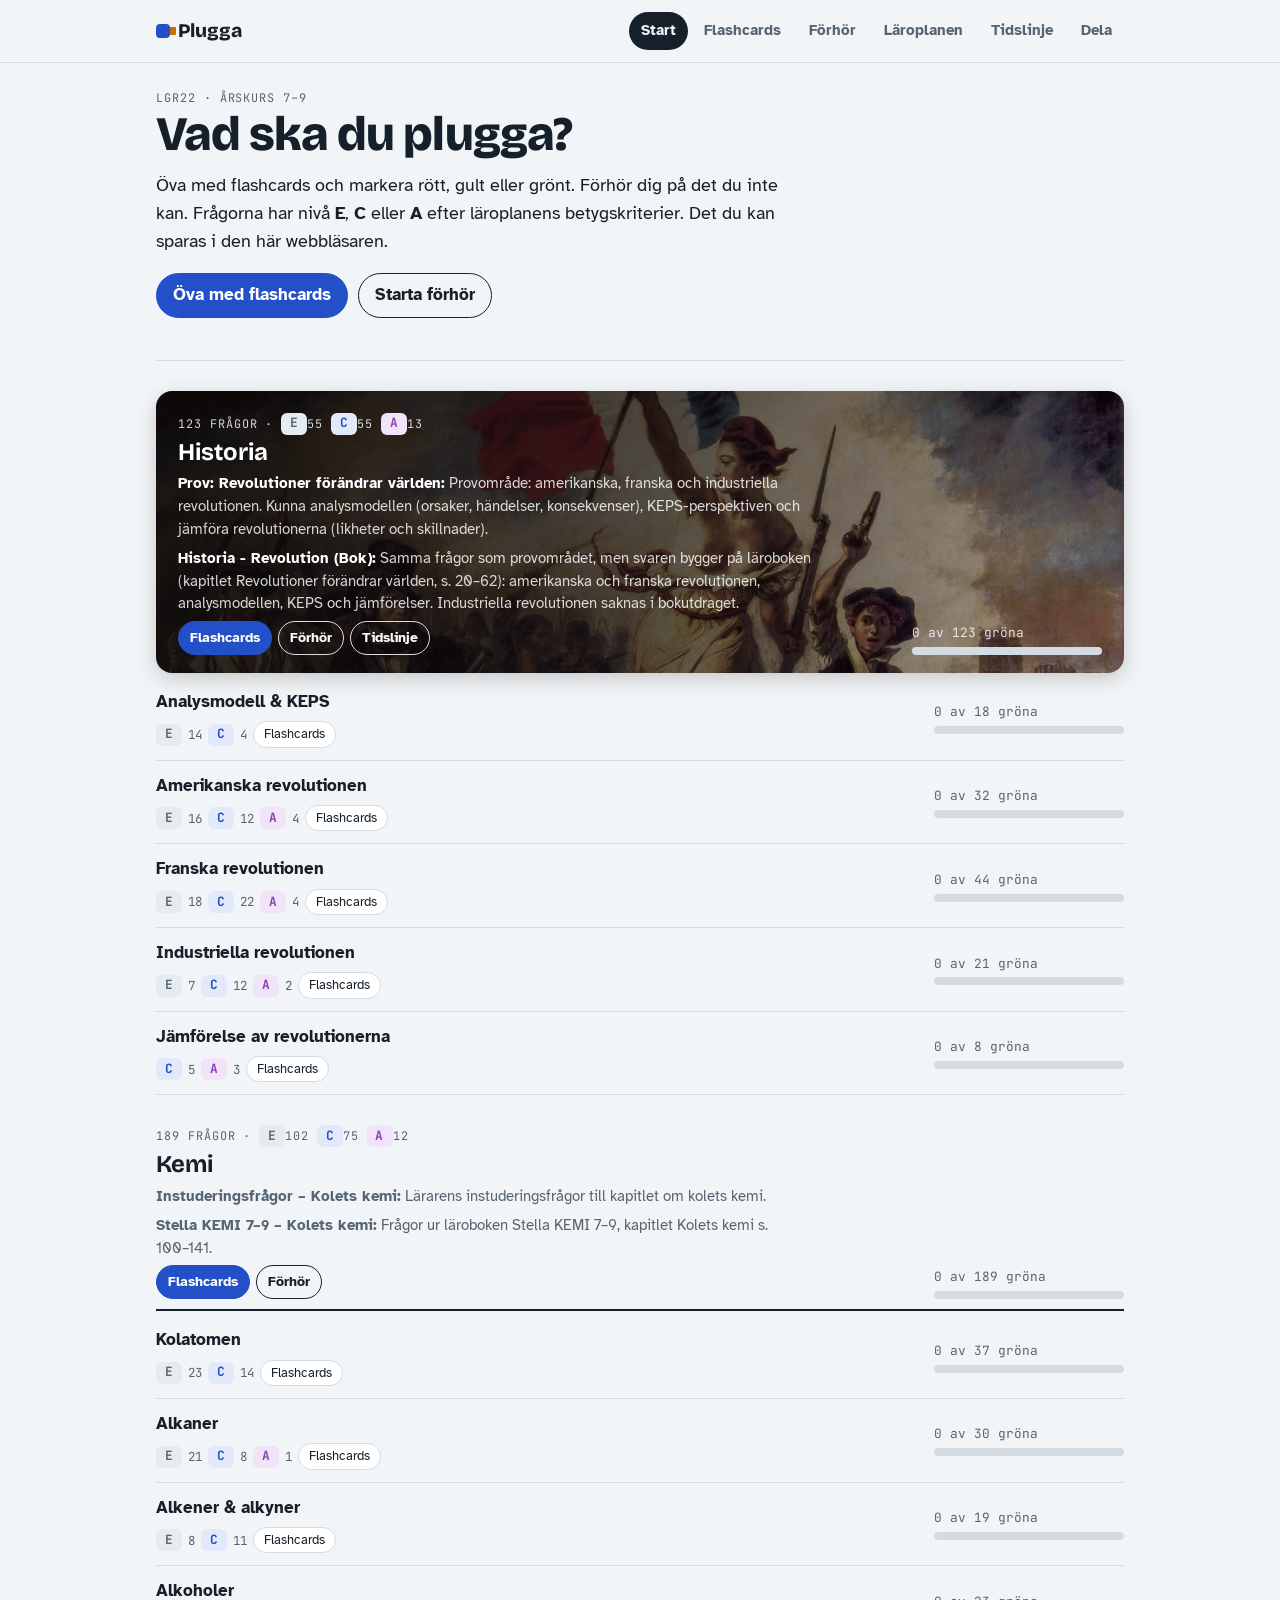
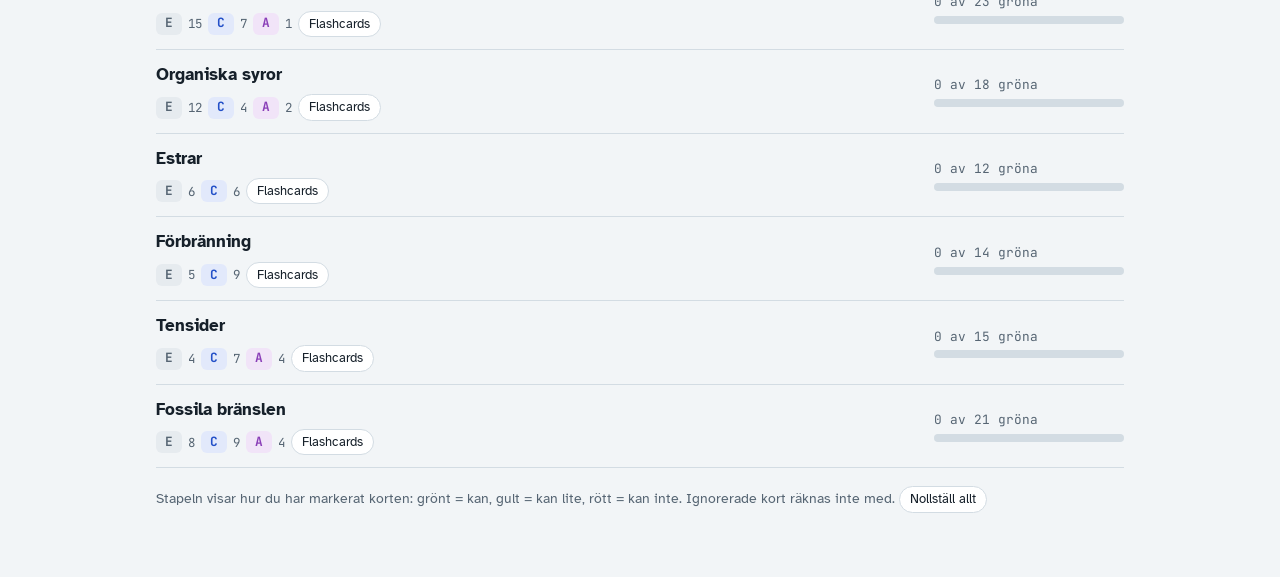
<file: docs/index.html>
<!doctype html>
<html lang="sv">
<head>
<meta charset="utf-8">
<meta name="viewport" content="width=device-width, initial-scale=1, viewport-fit=cover">
<title>Plugga</title>
<link rel="preconnect" href="https://fonts.googleapis.com">
<link rel="preconnect" href="https://fonts.gstatic.com" crossorigin>
<link rel="stylesheet" href="https://fonts.googleapis.com/css2?family=Bricolage+Grotesque:opsz,wght@12..96,500;12..96,700;12..96,800&family=Atkinson+Hyperlegible:ital,wght@0,400;0,700;1,400&family=JetBrains+Mono:wght@500;700&display=swap">
<link rel="icon" href="data:image/svg+xml,%3Csvg xmlns=%22http://www.w3.org/2000/svg%22 viewBox=%220 0 32 32%22%3E%3Crect x=%222%22 y=%228%22 width=%2218%22 height=%2218%22 rx=%225%22 fill=%22%232350c8%22/%3E%3Ccircle cx=%2224%22 cy=%2217%22 r=%225%22 fill=%22%23e8930c%22/%3E%3C/svg%3E">
<link rel="stylesheet" href="app.css">
<style>
section.view{padding-top:26px}
/* start */
.hero{padding-bottom:24px;border-bottom:1px solid var(--line)}
.hero .lead{font-size:1.12rem;max-width:36em;margin-top:10px}
#weak{display:flex;gap:8px;flex-wrap:wrap;align-items:center;margin-top:18px}
.subj-block{margin-top:30px;display:grid;gap:4px}
.subj-head{display:grid;grid-template-columns:1fr 190px;gap:16px;align-items:end;padding-bottom:10px;border-bottom:2px solid var(--ink)}
.subj-head .about{font-size:.92rem;margin-top:6px;max-width:44em}
.goals{display:grid}
.goal{display:grid;grid-template-columns:1fr 190px;gap:16px;align-items:center;padding:12px 0;border-bottom:1px solid var(--line)}
.goal p{min-width:0}
.meter{display:grid;gap:4px;font-size:.8rem;color:var(--muted);font-family:var(--mono)}
.links,.wq{display:flex;gap:6px;flex-wrap:wrap;margin-top:6px;align-items:center}
.chiplink{font:inherit;font-size:.82rem;border:1px solid var(--line);border-radius:999px;padding:2px 10px;background:var(--card);color:var(--ink);text-decoration:none;cursor:pointer}
.chiplink:hover{border-color:var(--accent);color:var(--accent)}
.lvs{display:inline-flex;gap:6px;align-items:center;font-family:var(--mono);font-size:.78rem;color:var(--muted)}
@media (max-width:600px){.goal,.subj-head{grid-template-columns:1fr}}
/* ämnesbild bakom rubriken */
.bild{--sh:rgba(12,10,8,.9);background:linear-gradient(100deg,var(--sh) 0%,rgba(12,10,8,.72) 50%,rgba(12,10,8,.25) 100%),var(--bild) center 12%/cover;color:#fff;border-radius:16px;padding:22px 22px 18px;border-bottom:0!important;box-shadow:0 6px 20px rgba(0,0,0,.18)}
.bild h2,.bild b{color:#fff}
.bild .muted,.bild .eyebrow,.bild .meter{color:rgba(255,255,255,.82)}
.bild .btn:not(.primary){border-color:rgba(255,255,255,.85);color:#fff}
.bild .btn:not(.primary):hover{background:rgba(255,255,255,.14)}
.sec-head.bild{padding:20px 20px 18px;align-items:center}
@media (max-width:600px){.bild{background:linear-gradient(180deg,rgba(12,10,8,.55) 0%,var(--sh) 75%),var(--bild) center 12%/cover}}
/* flashcards */
.sec-head{display:flex;justify-content:space-between;align-items:end;gap:12px;flex-wrap:wrap}
.toolbar{display:grid;gap:10px;margin:12px 0 4px}
.filt{margin:14px 0 18px;background:var(--card);border:1.5px solid var(--line);border-radius:14px;padding:10px 14px}
.filt>summary{cursor:pointer;list-style:none;display:flex;gap:10px;align-items:baseline;flex-wrap:wrap}
.filt>summary::-webkit-details-marker{display:none}
.filt>summary::after{content:"Ändra";margin-left:auto;font-weight:700;font-size:.85rem;color:var(--accent)}
.filt[open]>summary::after{content:"Dölj"}
.toolbar .lbl{font-family:var(--mono);font-size:.72rem;letter-spacing:.08em;text-transform:uppercase;color:var(--muted);min-width:64px}
.deck{display:grid;gap:14px;max-width:640px;margin:0 auto}
.deck-meta{display:flex;justify-content:space-between;gap:12px;font-family:var(--mono);font-size:.84rem;color:var(--muted);flex-wrap:wrap;align-items:center}
.flip{perspective:1400px;cursor:pointer;-webkit-tap-highlight-color:transparent}
.flip-in{display:grid;transition:transform .5s cubic-bezier(.3,.7,.3,1);transform-style:preserve-3d}
.flip.on .flip-in{transform:rotateY(180deg)}
.face{grid-area:1/1;backface-visibility:hidden;-webkit-backface-visibility:hidden;background:var(--card);border:1.5px solid var(--line);border-radius:16px;padding:22px 24px 20px;min-height:300px;display:flex;flex-direction:column;gap:12px}
.face.back{transform:rotateY(180deg);border-color:var(--accent)}
.face .q{font-family:var(--display);font-size:clamp(1.3rem,3.6vw,1.75rem);font-weight:700;line-height:1.25;margin:auto 0;text-wrap:balance}
.face .a{font-size:1.07rem}
.face .foot{margin-top:auto;display:grid;gap:4px;font-size:.84rem;color:var(--muted)}
.face-head{display:flex;justify-content:space-between;align-items:center;gap:10px;font-family:var(--mono);font-size:.74rem;letter-spacing:.05em;text-transform:uppercase;color:var(--muted)}
.flip.ign .face{border-style:dashed;background:var(--paper)}
.flip.ign .face .q,.flip.ign .face .a{opacity:.45}
.badge{display:inline-flex;align-items:center;gap:6px;font-family:var(--body);text-transform:none;letter-spacing:0;font-size:.8rem;font-weight:700}
.badge i{width:26px;height:26px;border-radius:50%;display:grid;place-items:center;color:var(--card);font-style:normal}
.badge i svg{width:14px;height:14px}
.badge.red{color:var(--bad)} .badge.red i{background:var(--bad)}
.badge.yellow{color:var(--warn)} .badge.yellow i{background:var(--warn)}
.badge.green{color:var(--ok)} .badge.green i{background:var(--ok)}
.badge.ignored{color:var(--muted)} .badge.ignored i{background:var(--muted)}
.badge.none{color:var(--muted);font-weight:400}
.deck-actions{display:grid;grid-template-columns:repeat(3,1fr);gap:10px}
.deck-actions button{border-radius:12px;padding:11px 8px;font-weight:700;border:1.5px solid;display:flex;flex-direction:column;align-items:center;gap:2px;line-height:1.2}
.deck-actions small{font-weight:400;font-size:.76rem;opacity:.85}
.deck-actions button:disabled{opacity:.35;cursor:not-allowed}
.b-red{background:var(--bad-soft);border-color:var(--bad);color:var(--bad)}
.b-yellow{background:var(--warn-soft);border-color:var(--warn);color:var(--warn)}
.b-green{background:var(--ok-soft);border-color:var(--ok);color:var(--ok)}
.b-red[aria-pressed="true"]{background:var(--bad);color:var(--card)}
.b-yellow[aria-pressed="true"]{background:var(--warn);color:var(--card)}
.b-green[aria-pressed="true"]{background:var(--ok);color:var(--card)}
.kbd{font-family:var(--mono);font-size:.74rem;opacity:.8}
.clear-row{display:flex;justify-content:center;align-items:center;gap:12px;flex-wrap:wrap}
.svar-alt{display:block;width:fit-content;margin-top:18px;font-family:inherit;line-height:1.3;background:none;border:0;padding:4px 0;color:var(--accent);font-size:.88rem;font-weight:600;text-decoration:underline;cursor:pointer}
.linkbtn{background:none;border:0;padding:4px 8px;color:var(--muted);text-decoration:underline;font-size:.9rem}
.linkbtn:hover{color:var(--ink)}
.linkbtn[disabled]{opacity:.4;cursor:default;text-decoration:none}
.deck-nav{display:grid;grid-template-columns:auto 1fr auto;gap:10px;align-items:center}
.deck-nav .pos{text-align:center;font-family:var(--mono);font-size:.9rem;color:var(--muted)}
.dots{display:flex;flex-wrap:wrap;gap:6px;justify-content:center}
.dots button{width:16px;height:16px;border-radius:50%;border:1.5px solid var(--ink);background:var(--ink);padding:0}
.dots button.red{background:var(--bad);border-color:var(--bad)}
.dots button.yellow{background:var(--warn);border-color:var(--warn)}
.dots button.green{background:var(--ok);border-color:var(--ok)}
.dots button.ignored{background:var(--line);border-color:var(--line)}
.dots button.cur{outline:2.5px solid var(--accent);outline-offset:2px}
.done{text-align:center;padding:36px 20px;border:1.5px dashed var(--line);border-radius:16px;display:grid;gap:12px;justify-items:center}
/* inställningar */
.dd{position:relative}
.chip.gear{display:inline-flex;align-items:center;gap:6px}
.chip.gear[aria-expanded="true"]{border-color:var(--ink);background:var(--ink);color:var(--paper)}
.settings{position:absolute;right:0;top:calc(100% + 8px);z-index:6;width:min(420px,calc(100vw - 32px));background:var(--card);border:1.5px solid var(--line);border-radius:14px;padding:4px 18px;display:grid;box-shadow:0 12px 32px rgba(10,20,30,.18)}
.setrow{display:flex;justify-content:space-between;align-items:center;gap:12px;flex-wrap:wrap;padding:12px 0;border-bottom:1px solid var(--line)}
.setrow:last-child{border-bottom:0}
.setrow label{display:flex;gap:10px;align-items:center;cursor:pointer;font-weight:700}
.setrow input[type=checkbox]{width:20px;height:20px;accent-color:var(--accent)}
.setrow .sub{display:block;font-weight:400;font-size:.85rem;color:var(--muted)}
.confirm{display:inline-flex;gap:6px;align-items:center;flex-wrap:wrap;font-size:.9rem}
/* förhör */
.quiz{max-width:680px;margin:0 auto;display:grid;gap:18px}
.setup{display:grid;gap:16px;background:var(--card);border:1.5px solid var(--line);border-radius:16px;padding:22px}
.progress{height:6px;background:var(--line);border-radius:99px;overflow:hidden}
.progress>i{display:block;height:100%;background:var(--accent);transition:width .3s}
.qtext{font-family:var(--display);font-size:clamp(1.3rem,3.4vw,1.7rem);font-weight:700;line-height:1.25}
.feedback{border-left:4px solid var(--accent);padding:10px 14px;background:var(--card);border-radius:0 10px 10px 0}
.feedback b.h{display:block;margin-bottom:4px;color:var(--ink)}
.score{font-family:var(--display);font-size:3.2rem;font-weight:800;line-height:1}
.missed{display:grid;gap:10px}
.missed ul{padding:0;margin:0;display:grid;gap:8px}
.missed li{background:var(--card);border:1px solid var(--line);border-radius:10px;padding:10px 14px;list-style:none}
/* dela */
.share{max-width:680px;margin:0 auto;display:grid;gap:18px}
.move-body{display:flex;gap:18px;align-items:center;flex-wrap:wrap}
.move-side{flex:1 1 240px;display:grid;gap:12px;min-width:0}
.qr{width:184px;height:184px;flex:none;background:#fff;border-radius:12px;padding:10px;display:grid;place-items:center;border:1.5px solid var(--line)}
.qr svg{width:100%;height:100%;display:block}
.qr:empty{display:none}
.imp-cmp{display:grid;grid-template-columns:1fr 1fr;gap:12px}
.imp-cmp>div{background:var(--card);border:1.5px solid var(--line);border-radius:12px;padding:14px;display:grid;gap:8px;align-content:start;min-width:0}
@media (max-width:560px){.imp-cmp{grid-template-columns:1fr}}
/* delat resultat */
.res{max-width:760px;margin:0 auto;display:grid;gap:24px}
.res-banner{background:var(--accent-soft);border-radius:12px;padding:12px 16px;display:flex;justify-content:space-between;gap:12px;flex-wrap:wrap;align-items:center;font-size:.95rem}
.res-big{display:grid;grid-template-columns:repeat(4,1fr);gap:10px}
.res-big div{background:var(--card);border:1.5px solid var(--line);border-radius:12px;padding:12px 14px;display:grid;gap:2px}
.res-big b{font-family:var(--display);font-size:2rem;line-height:1;font-variant-numeric:tabular-nums}
.res-big span{font-size:.85rem;color:var(--muted)}
@media (max-width:560px){.res-big{grid-template-columns:repeat(2,1fr)}}
.res-topic{display:grid;grid-template-columns:minmax(0,1fr) minmax(0,1.4fr) auto;gap:14px;align-items:center;padding:10px 0;border-bottom:1px solid var(--line)}
.res-topic .nums{font-family:var(--mono);font-size:.8rem;color:var(--muted);white-space:nowrap}
@media (max-width:560px){.res-topic{grid-template-columns:1fr auto}.res-topic .stack{grid-column:1/-1;grid-row:2}}
.res-list{display:grid;gap:8px}
.res-list details{background:var(--card);border:1.5px solid var(--line);border-radius:10px;padding:10px 14px}
.res-list details.red{border-left:5px solid var(--bad)} .res-list details.yellow{border-left:5px solid var(--warn)}
.res-list summary{cursor:pointer;font-weight:700}
.res-list details>.rich{margin-top:8px}
/* läroplan */
.lp{display:grid;gap:26px;max-width:820px}
.lp ol{margin:8px 0 0;padding-left:1.3em;display:grid;gap:6px}
.ci-group{display:grid;gap:8px;margin-top:10px}
.ci{display:grid;grid-template-columns:1fr auto;gap:12px;align-items:start;padding:10px 0;border-bottom:1px solid var(--line)}
.ci .cnt{display:flex;gap:4px;align-items:center;font-family:var(--mono);font-size:.78rem;color:var(--muted)}
.gradebox{background:var(--card);border:1.5px solid var(--line);border-radius:14px;padding:16px 18px;display:grid;gap:10px}
@media (max-width:560px){.deck-actions button{padding:10px 4px;font-size:.92rem}}
</style>
</head>
<body>
<header class="top">
  <div class="top-in">
    <a class="brand" href="#start"><span class="dot"></span>Plugga</a>
    <label class="sel" id="amne-wrap" hidden><span>Ämne</span><select id="amne-sel"></select></label>
    <nav class="tabs" aria-label="Huvudmeny">
      <a href="#start">Start</a>
      <a href="#kort">Flashcards</a>
      <a href="#forhor">Förhör</a>
      <a href="#laroplan">Läroplanen</a>
      <a href="tidslinje.html">Tidslinje</a>
      <a href="#dela">Dela</a>
      <a href="/admin" id="admin-link" hidden>Admin</a>
    </nav>
  </div>
</header>
<main class="wrap">

<!-- START -->
<section class="view" id="v-start" hidden>
  <div class="hero">
    <p class="eyebrow">Lgr22 · årskurs 7–9</p>
    <h1>Vad ska du plugga?</h1>
    <p class="lead">Öva med flashcards och markera rött, gult eller grönt. Förhör dig på det du inte kan. Frågorna har nivå <b>E</b>, <b>C</b> eller <b>A</b> efter läroplanens betygskriterier. Det du kan sparas i den här webbläsaren.</p>
    <div class="row" style="margin-top:18px"><a class="btn primary" href="#kort">Öva med flashcards</a><a class="btn" href="#forhor">Starta förhör</a></div>
    <div id="weak"></div>
  </div>
  <div id="start-amnen"></div>
  <p class="muted small" style="margin-top:18px">Stapeln visar hur du har markerat korten: grönt = kan, gult = kan lite, rött = kan inte. Ignorerade kort räknas inte med.
    <button class="chiplink" id="reset-progress" type="button">Nollställ allt</button>
    <span id="reset-confirm" hidden> Säker? Alla färger och bästa förhör tas bort. <button class="chiplink" id="reset-yes" type="button">Ja, nollställ</button> <button class="chiplink" id="reset-no" type="button">Avbryt</button></span></p>
</section>

<!-- FLASHCARDS -->
<section class="view" id="v-kort" hidden>
  <div class="sec-head">
    <div><p class="eyebrow" id="kort-eyebrow"></p><h2 id="kort-title">Flashcards</h2></div>
    <div class="row">
      <a class="chip" href="#dela" style="text-decoration:none;color:var(--accent);border-color:var(--accent)">Dela resultat</a>
      <div class="dd" id="fc-dd">
        <button class="chip gear" aria-haspopup="true" id="fc-settings-btn" aria-expanded="false" aria-controls="fc-settings" type="button"><svg viewBox="0 0 24 24" width="16" height="16" aria-hidden="true"><path fill="currentColor" d="M19.4 13a7.6 7.6 0 0 0 0-2l2-1.6-2-3.4-2.4 1a7.4 7.4 0 0 0-1.7-1L15 3.5h-4l-.4 2.5a7.4 7.4 0 0 0-1.7 1l-2.4-1-2 3.4L6.6 11a7.6 7.6 0 0 0 0 2l-2 1.6 2 3.4 2.4-1a7.4 7.4 0 0 0 1.7 1l.4 2.5h4l.4-2.5a7.4 7.4 0 0 0 1.7-1l2.4 1 2-3.4zM13 15.5a3.5 3.5 0 1 1 0-7 3.5 3.5 0 0 1 0 7z" transform="translate(-1 0)"/></svg>Inställningar</button>
        <div class="settings" id="fc-settings" role="menu" hidden></div>
      </div>
    </div>
  </div>
  <details class="filt" id="filt" open><summary><span class="eyebrow">Filter</span> <span id="filt-sum" class="small"></span></summary>
  <div class="toolbar">
    <div class="row"><span class="lbl">Nivå</span><div class="chips" id="f-niva"></div></div>
    <div class="row" id="f-svar-row" hidden><span class="lbl">Svar</span><div class="chips" id="f-svar"></div></div>
    <div class="row" id="f-samling-row"><span class="lbl">Samling</span><div class="chips" id="f-samling"></div></div>
    <div class="row" id="f-tema-row"><span class="lbl">Tema</span><div class="chips" id="f-tema"></div></div>
    <div class="row"><span class="lbl">Visa</span><div class="chips" id="f-status"></div></div>
  </div></details>
  <div class="deck" id="deck"></div>
</section>

<!-- FÖRHÖR -->
<section class="view" id="v-forhor" hidden>
  <div class="quiz" id="quiz"></div>
</section>

<!-- LÄROPLAN -->
<section class="view" id="v-laroplan" hidden>
  <div id="laroplan" class="lp"></div>
</section>

<!-- DELA -->
<section class="view" id="v-dela" hidden>
  <div class="share">
    <div><h2>Dela ditt resultat</h2><p class="muted" style="margin-top:6px">Skicka en länk med hur du har markerat dina flashcards i alla ämnen. Den som öppnar länken ser dina gröna, gula och röda kort och vilka frågor du behöver öva mer på. Mottagarens egna markeringar påverkas inte.</p></div>
    <div class="setup">
      <div class="field"><label for="share-name">Ditt namn</label><input id="share-name" autocomplete="given-name" placeholder="t.ex. Leon" maxlength="30"></div>
      <div id="share-summary"></div>
      <div class="field"><label for="share-link">Länk att skicka</label><input id="share-link" readonly></div>
      <div class="row"><button class="btn primary" type="button" id="share-copy">Kopiera länk</button><button class="btn" type="button" id="share-native" hidden>Dela via mobilen…</button><span id="share-msg" class="muted" role="status"></span></div>
    </div>
    <p class="muted small" id="share-note">Länken visar resultatet just nu. Har du övat mer och vill visa det nya resultatet skickar du en ny länk.</p>
    <div class="setup">
      <div><h3>Fortsätt på en annan enhet</h3><p class="muted" style="margin-top:6px">Flytta alla dina markeringar, ignorerade kort och bästa förhör till en annan dator, mobil eller surfplatta. Skanna QR-koden med mobilkameran, eller skicka länken till dig själv och öppna den på den andra enheten.</p></div>
      <div class="move-body"><div class="qr" id="move-qr" aria-label="QR-kod för att fortsätta på en annan enhet"></div>
        <div class="move-side"><div class="field"><label for="move-link">Flyttlänk</label><input id="move-link" readonly></div>
        <div class="row"><button class="btn primary" type="button" id="move-copy">Kopiera flyttlänk</button><button class="btn" type="button" id="move-native" hidden>Skicka till mig själv…</button></div>
        <span id="move-msg" class="muted" role="status"></span></div></div>
      <p class="muted small">Länken är en ögonblicksbild, inte en automatisk synk. Övar du vidare på den andra enheten och vill tillbaka hit gör du en ny flyttlänk där. Skicka inte flyttlänken till någon annan – använd delningslänken ovan för det.</p>
    </div>
  </div>
</section>

<!-- FLYTTA IN -->
<section class="view" id="v-flytta" hidden><div id="import"></div></section>

<!-- DELAT RESULTAT -->
<section class="view" id="v-resultat" hidden><div id="result"></div></section>

</main>
<script>window.PLUGGA_STATISK = true</script>
<script src="common.js"></script>
<script>
const KEY = 'plugga-v1';
const S = Object.assign({ amne: null, niva: ['E', 'C', 'A'], samling: 'alla', tema: 'alla', filter: 'alla', shuffle: false, showIgnored: true, utforlig: false, status: {}, ignored: {}, name: '', best: {} }, load(KEY, {}));
delete S.byAmne;
if (!S.best || typeof S.best !== 'object') S.best = {};
const save = () => store(KEY, S);
const SHARE_BASE = window.PLUGGA_STATISK ? location.origin + location.pathname : 'https://daniel-wennerberg.github.io/plugga/';
const ICON = {
  red: '<svg viewBox="0 0 16 16"><path d="M4 4l8 8M12 4l-8 8" stroke="currentColor" stroke-width="2.6" stroke-linecap="round"/></svg>',
  yellow: '<svg viewBox="0 0 16 16"><path d="M3.5 8h9" stroke="currentColor" stroke-width="2.6" stroke-linecap="round"/></svg>',
  green: '<svg viewBox="0 0 16 16"><path d="M3 8.5l3.2 3L13 4.5" fill="none" stroke="currentColor" stroke-width="2.6" stroke-linecap="round" stroke-linejoin="round"/></svg>'
};
const STATUS = { red: { namn: 'Kan inte', hint: 'Inte alls' }, yellow: { namn: 'Kan lite', hint: 'Ungefär' }, green: { namn: 'Kan', hint: 'Helt säkert' } };
const badge = (st, ign) => ign ? `<span class="badge ignored"><i>${ICON.yellow}</i>Ignoreras</span>`
  : st ? `<span class="badge ${st}"><i>${ICON[st]}</i>${STATUS[st].namn}</span>` : '<span class="badge none">Ej markerad</span>';
const shuffle = a => { a = a.slice(); for (let i = a.length - 1; i > 0; i--) { const j = Math.floor(Math.random() * (i + 1)); [a[i], a[j]] = [a[j], a[i]]; } return a; };
const tallyOf = (fs, st = S.status, ign = S.ignored) => { const r = { red: 0, yellow: 0, green: 0, none: 0, ignored: 0, n: 0 }; fs.forEach(f => { if (ign[f.id]) { r.ignored++; return; } r.n++; r[st[f.id] || 'none']++; }); return r; };
const stackBar = r => { const n = r.n || 1; return `<div class="stack" title="${r.green} gröna, ${r.yellow} gula, ${r.red} röda"><i style="width:${r.green / n * 100}%;background:var(--ok)"></i><i style="width:${r.yellow / n * 100}%;background:var(--warn)"></i><i style="width:${r.red / n * 100}%;background:var(--bad)"></i></div>`; };
const tallyLine = r => `<div class="tally"><span><i style="background:var(--ok)"></i>${r.green} gröna</span><span><i style="background:var(--warn)"></i>${r.yellow} gula</span><span><i style="background:var(--bad)"></i>${r.red} röda</span><span>${r.none} omarkerade</span>${r.ignored ? `<span>${r.ignored} ignoreras</span>` : ''}</div>`;
const lvCounts = fs => ['E', 'C', 'A'].map(n => { const k = fs.filter(f => f.niva === n).length; return k ? `${lv(n)}${k}` : ''; }).join(' ');
const pct = b => b ? (+b.split('/')[0]) / (+b.split('/')[1]) : -1;
const fmtWhen = t => isNaN(t) ? '' : new Date(t).toLocaleString('sv-SE', { day: 'numeric', month: 'short', year: 'numeric', hour: '2-digit', minute: '2-digit' });

let AMNEN = [], DATA = {}, INFO = {}, SHARED = null, IMPORT = null, lpNiva = 'E';
const D = () => DATA[S.amne];
const F = () => D() ? D().fragor : [];
const temaOf = f => { const a = DATA[f.amne_kod]; const t = a && a.amne.teman.find(t => t.id === f.tema_id); return t ? t.namn : ''; };
/* bakgrundsbild per ämne (rubriken på start och flashcards) */
const BILD = { GRGRHIS01: 'img/historia.jpg' };
const bildAttr = kod => BILD[kod] ? ` style="--bild:url('${BILD[kod]}')"` : '';
const amneNamn = kod => DATA[kod] ? DATA[kod].amne.namn : kod;

/* ---------- data ---------- */
async function init() {
  try {
    const [info, amnen] = await Promise.all([api('info'), api('amnen')]);
    INFO = info;
    AMNEN = amnen.filter(a => a.antal).sort((a, b) => a.namn.localeCompare(b.namn, 'sv'));
    const got = await Promise.all(AMNEN.map(a => Promise.all([api('amne/' + a.kod), api(`fragor?amne=${a.kod}&aktiv=1`)])));
    AMNEN.forEach((a, i) => DATA[a.kod] = { amne: got[i][0], fragor: got[i][1] });
  } catch (e) { document.querySelector('main').innerHTML = `<div class="empty" style="margin-top:40px">Kan inte läsa in frågorna: ${esc(e.message)}</div>`; return; }
  $('#admin-link').hidden = !INFO.admin;
  if (!DATA[S.amne]) S.amne = AMNEN.length ? AMNEN[0].kod : null;
  const p = new URLSearchParams(location.search);
  if (p.has('s') && AMNEN.length) { const st = decodeState(p); if (p.has('f')) IMPORT = st; else SHARED = st; }
  if (!window.PLUGGA_STATISK) $('#share-note').textContent += ' Länkarna går till nätversionen av Plugga (github.io), så den måste vara uppdaterad med samma frågor.';
  renderAmneSelect(); renderStart(); buildDeck(); quizSetup(); renderLaroplan();
  if (SHARED) { sv.amne = DATA[SHARED.amne] ? SHARED.amne : AMNEN[0].kod; renderResult(); }
  renderImport();
  route();
}
function chooseAmne(kod) {
  if (!DATA[kod]) return;
  if (S.amne !== kod) { S.samling = 'alla'; S.tema = 'alla'; S.filter = 'alla'; qz.teman = []; }
  S.amne = kod; save();
  renderAmneSelect(); buildDeck(); renderLaroplan();
  if (!qz.list.length || qz.done) quizSetup();
}
function renderAmneSelect() {
  $('#amne-sel').innerHTML = AMNEN.map(a => `<option value="${a.kod}"${a.kod === S.amne ? ' selected' : ''}>${esc(a.namn)}</option>`).join('');
}
$('#amne-sel').addEventListener('change', e => chooseAmne(e.target.value));

/* ---------- start ---------- */
function wqBtns(r, key) {
  if (!r.red && !r.yellow) return '';
  return `<div class="wq">${r.red ? `<button type="button" class="chiplink" data-wq="${key}" data-cols="red">Förhör röda (${r.red})</button>` : ''}${r.yellow ? `<button type="button" class="chiplink" data-wq="${key}" data-cols="red,yellow">${r.red ? '+ gula' : 'Förhör gula'} (${r.red + r.yellow})</button>` : ''}</div>`;
}
function weakCards(key, cols) {
  const [kod, tema] = key.split('|');
  const pool = kod === 'alla' ? AMNEN.flatMap(a => DATA[a.kod].fragor) : DATA[kod].fragor.filter(f => !tema || String(f.tema_id) === tema);
  return pool.filter(f => !S.ignored[f.id] && cols.includes(S.status[f.id]));
}
function renderStart() {
  const all = tallyOf(AMNEN.flatMap(a => DATA[a.kod].fragor));
  $('#weak').innerHTML = all.red || all.yellow ? `<span class="muted small">Förhör på det du inte kan, i alla ämnen:</span>${all.red ? `<button type="button" class="btn sm" data-wq="alla" data-cols="red">Alla röda (${all.red})</button>` : ''}${all.yellow ? `<button type="button" class="btn sm" data-wq="alla" data-cols="red,yellow">Röda och gula (${all.red + all.yellow})</button>` : ''}` : '';
  $('#start-amnen').innerHTML = AMNEN.map(a => {
    const { amne, fragor } = DATA[a.kod], r = tallyOf(fragor);
    const about = amne.samlingar.filter(s => s.antal && s.beskrivning).map(s => `<p class="about muted"><b>${esc(s.namn)}:</b> ${esc(s.beskrivning)}</p>`).join('');
    const groups = amne.teman.filter(t => t.antal).map(t => ({ id: String(t.id), namn: t.namn, fs: fragor.filter(f => f.tema_id === t.id) }));
    const utan = fragor.filter(f => !f.tema_id);
    if (utan.length) groups.push({ id: 'ingen', namn: 'Övrigt', fs: utan });
    return `<div class="subj-block">
      <div class="subj-head${BILD[a.kod] ? ' bild' : ''}"${bildAttr(a.kod)}><div><p class="eyebrow">${a.antal} frågor · ${lvCounts(fragor)}</p><h2 style="margin-top:4px">${esc(amne.namn)}</h2>${about}
        <div class="links"><button type="button" class="btn sm primary" data-go="${a.kod}|alla">Flashcards</button><button type="button" class="btn sm" data-quiz="${a.kod}">Förhör</button>${a.kod === 'GRGRHIS01' ? '<a class="btn sm" href="tidslinje.html">Tidslinje</a>' : ''}</div></div>
        <div class="meter"><span>${r.green} av ${r.n} gröna${r.ignored ? ` · ${r.ignored} ignoreras` : ''}</span>${stackBar(r)}${S.best[a.kod] ? `<span>Bästa förhör ${esc(S.best[a.kod])}</span>` : ''}${wqBtns(r, a.kod + '|')}</div></div>
      <div class="goals">${groups.map(g => { const x = tallyOf(g.fs); return `<div class="goal"><div style="min-width:0"><p><b>${esc(g.namn)}</b></p>
          <div class="links"><span class="lvs">${lvCounts(g.fs)}</span>${g.id !== 'ingen' ? `<button type="button" class="chiplink" data-go="${a.kod}|${g.id}">Flashcards</button>` : ''}</div></div>
          <div class="meter"><span>${x.green} av ${x.n} gröna${x.ignored ? ` · ${x.ignored} ign.` : ''}</span>${stackBar(x)}${g.id !== 'ingen' ? wqBtns(x, a.kod + '|' + g.id) : ''}</div></div>`; }).join('')}</div>
    </div>`;
  }).join('') || '<div class="empty" style="margin-top:24px">Inga frågor än.</div>';
}
document.addEventListener('click', e => {
  const w = e.target.closest('[data-wq]');
  if (w) {
    const cols = w.dataset.cols.split(','), cs = weakCards(w.dataset.wq, cols); if (!cs.length) return;
    const [kod] = w.dataset.wq.split('|');
    startCardQuiz(cs, `Förhör på ${cols.length > 1 ? 'röda och gula kort' : 'röda kort'} · ${kod === 'alla' ? 'alla ämnen' : amneNamn(kod)}`, null);
    return;
  }
  const g = e.target.closest('[data-go]');
  if (g) { const [kod, tema] = g.dataset.go.split('|'); chooseAmne(kod); S.tema = tema; S.samling = 'alla'; S.filter = 'alla'; save(); buildDeck(); location.hash = 'kort'; return; }
  const q = e.target.closest('[data-quiz]');
  if (q) { chooseAmne(q.dataset.quiz); quizSetup(); location.hash = 'forhor'; }
});
$('#reset-progress').onclick = () => $('#reset-confirm').hidden = false;
$('#reset-no').onclick = () => $('#reset-confirm').hidden = true;
$('#reset-yes').onclick = () => { S.status = {}; S.best = {}; save(); $('#reset-confirm').hidden = true; renderStart(); buildDeck(); };

/* ---------- flashcards ---------- */
const fc = { list: [], i: 0, flipped: false, alt: false, timer: null, confirm: null };
const FILTERS = [['alla', 'Alla'], ['ejklar', 'Inte gröna'], ['red', 'Röda'], ['yellow', 'Gula'], ['green', 'Gröna'], ['none', 'Omarkerade'], ['ignored', 'Ignorerade']];
const inScope = f => (S.samling === 'alla' || f.samling_id == S.samling) && (S.tema === 'alla' || (S.tema === 'ingen' ? !f.tema_id : f.tema_id == S.tema));
const base = () => F().filter(f => S.niva.includes(f.niva) && inScope(f));
function matchFilter(f, flt = S.filter) {
  const s = S.status[f.id], ig = !!S.ignored[f.id];
  if (flt === 'ignored') return ig;
  if (ig && !S.showIgnored) return false;
  if (flt === 'alla') return true;
  if (ig) return false;
  return (flt === 'ejklar' && s !== 'green') || (flt === 'none' && !s) || s === flt;
}
function buildDeck() {
  clearTimeout(fc.timer);
  if (!D()) { renderCard(); return; }
  const l = base().filter(f => matchFilter(f));
  fc.list = S.shuffle ? shuffle(l) : l; fc.i = 0; fc.flipped = false; fc.alt = false;
  renderFilters(); renderSettings(); renderCard();
}
function chips(el, items, cur, onPick) {
  el.innerHTML = items.map(([id, name, n, cls]) => `<button type="button" class="chip ${cls || ''}" data-id="${id}" aria-pressed="${Array.isArray(cur) ? cur.includes(id) : String(cur) === String(id)}">${name}${n !== undefined ? `<span class="n">${n}</span>` : ''}</button>`).join('');
  el.onclick = e => { const b = e.target.closest('[data-id]'); if (b) onPick(b.dataset.id); };
}
/* förenklade/utförliga svar: svar_kort finns bara på vissa frågor */
const harKort = fs => fs.some(f => f.svar_kort);
const svarOf = (f, alt = false) => ((S.utforlig !== alt) || !f.svar_kort) ? f.svar : f.svar_kort;
const altBtn = (f, alt) => f.svar_kort ? `<button type="button" class="svar-alt" data-alt>${(S.utforlig !== alt) ? 'Visa förenklat svar' : 'Visa mer utförligt svar'}</button>` : '';
const SVAR_CHIPS = [['kort', 'Förenklade'], ['lang', 'Utförliga']];
function svarChips(el, after) { chips(el, SVAR_CHIPS, S.utforlig ? 'lang' : 'kort', id => { S.utforlig = id === 'lang'; save(); after(); }); }
function renderFilters() {
  if (!D()) return;
  const A = D().amne, FR = F(), b = base();
  $('#kort-eyebrow').textContent = `${A.namn} · Lgr22 åk 7–9`;
  const sh = $('#v-kort .sec-head'), bild = BILD[S.amne]; sh.classList.toggle('bild', !!bild); sh.style.setProperty('--bild', bild ? `url('${bild}')` : '');
  chips($('#f-niva'), ['E', 'C', 'A'].map(n => [n, `${n} <span class="small" style="font-weight:400">${NIVA[n].kort}</span>`, FR.filter(f => inScope(f) && f.niva === n).length, 'lvchip lv' + n]), S.niva, id => {
    S.niva = S.niva.includes(id) ? S.niva.filter(x => x !== id) : [...S.niva, id].sort((a, c) => 'ECA'.indexOf(a) - 'ECA'.indexOf(c));
    if (!S.niva.length) S.niva = [id];
    save(); buildDeck();
  });
  $('#f-svar-row').hidden = !harKort(FR);
  svarChips($('#f-svar'), () => { fc.alt = false; renderFilters(); renderCard(); });
  const sam = A.samlingar.filter(s => s.antal);
  $('#f-samling-row').hidden = sam.length < 2;
  chips($('#f-samling'), [['alla', 'Alla'], ...sam.map(s => [s.id, esc(s.namn), FR.filter(f => f.samling_id === s.id && S.niva.includes(f.niva)).length])], S.samling, id => { S.samling = id; save(); buildDeck(); });
  const tem = A.teman.filter(t => t.antal);
  $('#f-tema-row').hidden = !tem.length;
  chips($('#f-tema'), [['alla', 'Alla'], ...tem.map(t => [t.id, esc(t.namn), FR.filter(f => f.tema_id === t.id && S.niva.includes(f.niva) && (S.samling === 'alla' || f.samling_id == S.samling)).length])], S.tema, id => { S.tema = id; save(); buildDeck(); });
  chips($('#f-status'), FILTERS.map(([id, n]) => [id, n, b.filter(f => matchFilter(f, id)).length]), S.filter, id => { S.filter = id; save(); buildDeck(); });
  const nm = (arr, id) => (arr.find(x => String(x.id) === String(id)) || {}).namn;
  $('#filt-sum').textContent = [S.niva.length === 3 ? 'Alla nivåer' : 'Nivå ' + S.niva.join(', '),
    S.samling !== 'alla' && nm(A.samlingar, S.samling), S.tema !== 'alla' && (nm(A.teman, S.tema) || 'Övrigt'),
    (FILTERS.find(f => f[0] === S.filter) || [])[1] + ' kort', S.shuffle && 'blandat', harKort(FR) && (S.utforlig ? 'utförliga svar' : 'förenklade svar')].filter(Boolean).join(' · ');
}
function goTo(i) { clearTimeout(fc.timer); if (i < 0 || i >= fc.list.length) return; fc.i = i; fc.flipped = false; fc.alt = false; renderCard(); }
function renderCard() {
  const el = $('#deck');
  if (!D()) { el.innerHTML = '<div class="done">Det finns inga frågor än.</div>'; return; }
  if (!fc.list.length) {
    el.innerHTML = `<div class="done"><h3>Inga kort här</h3><p class="muted">Inga kort matchar filtret.</p><button class="btn primary" type="button" id="fc-all">Visa alla kort</button></div>`;
    $('#fc-all').onclick = () => { S.filter = 'alla'; S.tema = 'alla'; S.samling = 'alla'; S.niva = ['E', 'C', 'A']; save(); buildDeck(); };
    return;
  }
  const f = fc.list[fc.i], st = S.status[f.id], ign = !!S.ignored[f.id], n = fc.list.length, r = tallyOf(fc.list);
  el.innerHTML = `
    <div class="deck-meta"><span>${esc(temaOf(f))}</span><span class="tally"><span><i style="background:var(--ok)"></i>${r.green}</span><span><i style="background:var(--warn)"></i>${r.yellow}</span><span><i style="background:var(--bad)"></i>${r.red}</span>${r.ignored ? `<span><i style="background:var(--line)"></i>${r.ignored}</span>` : ''}</span></div>
    <div class="flip${fc.flipped ? ' on' : ''}${ign ? ' ign' : ''}" id="flip" role="button" tabindex="0" aria-label="Vänd kortet">
      <div class="flip-in">
        <div class="face front"><div class="face-head"><span>${lv(f.niva)} Fråga</span>${badge(st, ign)}</div>
          <div class="q rich">${render(f.fraga)}</div>
          <div class="foot"><span>Tryck eller mellanslag för att vända</span></div></div>
        <div class="face back"><div class="face-head"><span>${lv(f.niva)} Svar</span>${badge(st, ign)}</div>
          <div class="a rich">${render(svarOf(f, fc.alt)) || '<span class="muted">Inget svar inlagt.</span>'}${altBtn(f, fc.alt)}</div>
          <div class="foot">${f.kalla ? `<span>Källa: ${esc(f.kalla)}</span>` : ''}${f.ci.length ? `<span title="${esc(f.ci.map(c => c.text).join('\n'))}">Läroplanen: ${esc(f.ci[0].text.slice(0, 90))}${f.ci[0].text.length > 90 ? '…' : ''}${f.ci.length > 1 ? ` (+${f.ci.length - 1})` : ''}</span>` : ''}</div></div>
      </div>
    </div>
    <div class="deck-actions">${['red', 'yellow', 'green'].map((s, k) => `<button type="button" class="b-${s}" data-st="${s}" aria-pressed="${!ign && st === s}" ${ign ? 'disabled' : ''}>${STATUS[s].namn}<small>${STATUS[s].hint} · <span class="kbd">${k + 1}</span></small></button>`).join('')}</div>
    <div class="clear-row"><button class="linkbtn" type="button" id="fc-clear" ${st && !ign ? '' : 'disabled'}>Rensa det här kortet <span class="kbd">0</span></button><button class="btn sm" type="button" id="fc-ignore" aria-pressed="${ign}">${ign ? 'Sluta ignorera' : 'Ignorera'} <span class="kbd">I</span></button></div>
    <div class="deck-nav"><button class="btn sm" type="button" id="fc-prev" ${fc.i === 0 ? 'disabled' : ''}>← Föregående</button><span class="pos">Kort ${fc.i + 1} av ${n}</span><button class="btn sm" type="button" id="fc-next" ${fc.i === n - 1 ? 'disabled' : ''}>Nästa →</button></div>
    <div class="dots" aria-label="Alla kort">${fc.list.map((x, i) => `<button type="button" class="${S.ignored[x.id] ? 'ignored' : (S.status[x.id] || '')}${i === fc.i ? ' cur' : ''}" data-i="${i}" aria-label="Kort ${i + 1}${S.ignored[x.id] ? ', ignoreras' : S.status[x.id] ? ', ' + STATUS[S.status[x.id]].namn : ''}"></button>`).join('')}</div>`;
  const flip = $('#flip'); flip.onclick = e => { if (e.target.closest('[data-alt]')) { fc.alt = !fc.alt; fc.flipped = true; renderCard(); return; } fc.flipped = !fc.flipped; flip.classList.toggle('on', fc.flipped); };
  $$('[data-st]', el).forEach(b => b.onclick = () => mark(b.dataset.st));
  $('#fc-clear').onclick = clearMark; $('#fc-ignore').onclick = toggleIgnore;
  $('#fc-prev').onclick = () => goTo(fc.i - 1); $('#fc-next').onclick = () => goTo(fc.i + 1);
  $$('.dots button', el).forEach(b => b.onclick = () => goTo(+b.dataset.i));
}
const changed = () => { save(); renderStart(); renderFilters(); renderSettings(); renderCard(); };
function mark(s) {
  const f = fc.list[fc.i]; if (!f || S.ignored[f.id]) return; clearTimeout(fc.timer);
  if (S.status[f.id] === s) { clearMark(); return; }
  S.status[f.id] = s; changed();
  if (fc.i < fc.list.length - 1) fc.timer = setTimeout(() => goTo(fc.i + 1), 450);
}
function clearMark() { const f = fc.list[fc.i]; if (!f || S.ignored[f.id]) return; clearTimeout(fc.timer); delete S.status[f.id]; changed(); }
function toggleIgnore() {
  const f = fc.list[fc.i]; if (!f) return; clearTimeout(fc.timer);
  if (S.ignored[f.id]) delete S.ignored[f.id]; else S.ignored[f.id] = true;
  const gone = (S.ignored[f.id] && !S.showIgnored && S.filter !== 'ignored') || (!S.ignored[f.id] && S.filter === 'ignored');
  if (gone) { fc.list.splice(fc.i, 1); fc.i = Math.min(fc.i, Math.max(0, fc.list.length - 1)); fc.flipped = false; }
  changed();
  if (!gone && S.ignored[f.id] && fc.i < fc.list.length - 1) fc.timer = setTimeout(() => goTo(fc.i + 1), 450);
}
function renderSettings() {
  const el = $('#fc-settings'), cs = F(), nIgn = cs.filter(f => S.ignored[f.id]).length, nCol = cs.filter(f => S.status[f.id]).length, nm = D() ? esc(D().amne.namn) : '';
  const conf = txt => `<span class="confirm">${txt} <button class="btn sm danger" type="button" id="set-yes">Ja</button><button class="btn sm" type="button" id="set-no">Avbryt</button></span>`;
  el.innerHTML = `<div class="setrow"><label for="set-show"><input type="checkbox" id="set-show" ${S.showIgnored ? 'checked' : ''}><span>Visa ignorerade kort<span class="sub">${nIgn ? nIgn + ' kort ignoreras. ' : ''}Dolda kort syns ändå under filtret ”Ignorerade”.</span></span></label></div>
  <div class="setrow"><label for="set-shuffle"><input type="checkbox" id="set-shuffle" ${S.shuffle ? 'checked' : ''}><span>Blanda ordningen<span class="sub">Korten kommer i slumpad ordning.</span></span></label></div>
  <div class="setrow"><span><b>Rensa alla färger</b><span class="sub">Gäller ${nm}. Alla kort blir omarkerade. Ignorerade kort påverkas inte.</span></span>${fc.confirm === 'colors' ? conf('Rensa ' + nCol + ' markeringar?') : `<button class="btn sm danger" type="button" id="set-colors" ${nCol ? '' : 'disabled'}>Rensa alla</button>`}</div>
  <div class="setrow"><span><b>Ta tillbaka alla ignorerade</b><span class="sub">Gäller ${nm}. Alla kort blir aktuella för provet igen.</span></span>${fc.confirm === 'ignored' ? conf('Ta tillbaka ' + nIgn + ' kort?') : `<button class="btn sm" type="button" id="set-unignore" ${nIgn ? '' : 'disabled'}>Ta tillbaka alla</button>`}</div>`;
  $('#set-show').onchange = e => { S.showIgnored = e.target.checked; save(); buildDeck(); };
  $('#set-shuffle').onchange = e => { S.shuffle = e.target.checked; save(); buildDeck(); };
  if (fc.confirm) {
    $('#set-no').onclick = () => { fc.confirm = null; renderSettings(); };
    $('#set-yes').onclick = () => { const tgt = fc.confirm === 'colors' ? S.status : S.ignored; cs.forEach(f => delete tgt[f.id]); fc.confirm = null; save(); renderStart(); buildDeck(); };
  } else {
    $('#set-colors').onclick = () => { fc.confirm = 'colors'; renderSettings(); };
    $('#set-unignore').onclick = () => { fc.confirm = 'ignored'; renderSettings(); };
  }
}
function setMenu(open) { const p = $('#fc-settings'); p.hidden = !open; $('#fc-settings-btn').setAttribute('aria-expanded', open); fc.confirm = null; if (open) renderSettings(); }
$('#fc-settings-btn').onclick = () => setMenu($('#fc-settings').hidden);
document.addEventListener('click', e => { if (!$('#fc-settings').hidden && !e.composedPath().includes($('#fc-dd'))) setMenu(false); });

/* ---------- förhör ---------- */
const qz = { teman: [], niva: ['E', 'C', 'A'], urval: 'alla', len: 10, list: [], i: 0, score: 0, missed: [], title: '', amne: null, answered: false, done: false };
const URVAL = [['alla', 'Alla kort'], ['ejklar', 'Inte gröna'], ['ry', 'Röda och gula'], ['red', 'Röda'], ['none', 'Omarkerade']];
const urvalOk = (f, u) => { const s = S.status[f.id]; return u === 'alla' || (u === 'ejklar' && s !== 'green') || (u === 'ry' && (s === 'red' || s === 'yellow')) || (u === 'none' && !s) || s === u; };
const quizPool = () => F().filter(f => !S.ignored[f.id] && qz.niva.includes(f.niva) && (!qz.teman.length || qz.teman.includes(String(f.tema_id))) && urvalOk(f, qz.urval));
function quizSetup() {
  const el = $('#quiz'); qz.title = ''; qz.list = []; qz.done = false;
  if (!D()) { el.innerHTML = '<div class="done">Det finns inga frågor än.</div>'; return; }
  const A = D().amne, tem = A.teman.filter(t => t.antal);
  qz.teman = qz.teman.filter(id => tem.some(t => String(t.id) === id));
  el.innerHTML = `<div><p class="eyebrow">${esc(A.namn)}</p><h2>Förhör</h2><p class="muted" style="margin-top:6px">Du får en fråga i taget. Tänk ut svaret, visa det och bedöm dig själv. Bedömningen sparas som färg på kortet, så flashcards och startsidan uppdateras.</p></div>
  <div class="setup">
    ${AMNEN.length > 1 ? `<div><p class="eyebrow" style="margin-bottom:8px">Ämne</p><div class="chips" id="qz-amne"></div></div>` : ''}
    ${tem.length ? `<div><p class="eyebrow" style="margin-bottom:8px">Teman <span class="muted" style="text-transform:none;letter-spacing:0">· välj ett eller flera</span></p><div class="chips" id="qz-teman"></div></div>` : ''}
    <div><p class="eyebrow" style="margin-bottom:8px">Nivå</p><div class="chips" id="qz-niva"></div></div>
    <div><p class="eyebrow" style="margin-bottom:8px">Vilka kort</p><div class="chips" id="qz-urval"></div></div>
    ${harKort(F()) ? `<div><p class="eyebrow" style="margin-bottom:8px">Svar</p><div class="chips" id="qz-svar"></div></div>` : ''}
    <div class="row"><label for="qz-len" class="eyebrow">Antal frågor</label><select id="qz-len"><option value="10">10</option><option value="20">20</option><option value="999">Alla</option></select><span class="muted small" id="qz-count"></span></div>
    <div><button class="btn primary" id="qz-start" type="button">Starta förhöret</button></div>
  </div>
  ${S.best[S.amne] ? `<p class="muted">Ditt bästa förhör i ${esc(A.namn)}: ${esc(S.best[S.amne])} gröna</p>` : ''}`;
  const draw = () => {
    if ($('#qz-amne')) chips($('#qz-amne'), AMNEN.map(a => [a.kod, esc(a.namn)]), S.amne, id => { chooseAmne(id); quizSetup(); });
    if ($('#qz-teman')) chips($('#qz-teman'), [['alla', 'Alla'], ...tem.map(t => [String(t.id), esc(t.namn)])], qz.teman.length ? qz.teman : ['alla'], id => {
      if (id === 'alla') qz.teman = []; else qz.teman = qz.teman.includes(id) ? qz.teman.filter(x => x !== id) : [...qz.teman, id];
      if (qz.teman.length === tem.length) qz.teman = []; draw();
    });
    chips($('#qz-niva'), ['E', 'C', 'A'].map(n => [n, `${n} <span class="small" style="font-weight:400">${NIVA[n].kort}</span>`, undefined, 'lvchip lv' + n]), qz.niva, id => {
      qz.niva = qz.niva.includes(id) ? qz.niva.filter(x => x !== id) : [...qz.niva, id]; if (!qz.niva.length) qz.niva = [id]; draw();
    });
    chips($('#qz-urval'), URVAL.map(([id, n]) => [id, n]), qz.urval, id => { qz.urval = id; draw(); });
    if ($('#qz-svar')) svarChips($('#qz-svar'), () => { draw(); renderFilters(); renderCard(); });
    const n = quizPool().length;
    $('#qz-count').textContent = `${n} kort matchar`;
    $('#qz-start').disabled = !n;
  };
  draw();
  $('#qz-len').value = String(qz.len);
  $('#qz-start').onclick = () => { qz.len = +$('#qz-len').value; startCardQuiz(shuffle(quizPool()).slice(0, qz.len), '', qz.urval === 'alla' ? S.amne : null); };
}
function startCardQuiz(cards, title, bestFor) {
  qz.list = shuffle(cards); qz.i = 0; qz.score = 0; qz.missed = []; qz.title = title; qz.amne = bestFor; qz.done = false;
  if (location.hash !== '#forhor') location.hash = 'forhor';
  renderQ();
}
function renderQ() {
  const f = qz.list[qz.i], el = $('#quiz'); qz.answered = false;
  el.innerHTML = `${qz.title ? `<p class="eyebrow">${esc(qz.title)}</p>` : ''}
  <div class="deck-meta"><span>Fråga ${qz.i + 1} av ${qz.list.length} · ${esc(amneNamn(f.amne_kod))}${temaOf(f) ? ' · ' + esc(temaOf(f)) : ''}</span><span>${lv(f.niva)} · ${qz.score} gröna</span></div>
  <div class="progress"><i style="width:${qz.i / qz.list.length * 100}%"></i></div>
  <div class="qtext rich">${render(f.fraga)}</div>
  <div id="qz-card"><p class="muted" style="margin-bottom:12px">Tänk ut svaret, eller säg det högt. Visa sedan svaret och bedöm dig själv.</p><button class="btn primary" id="qz-show" type="button">Visa svar <span class="kbd">mellanslag</span></button></div>
  <div class="row"><button class="linkbtn" type="button" id="qz-quit">Avsluta förhöret</button></div>`;
  $('#qz-show').onclick = showAnswer; $('#qz-show').focus();
  $('#qz-quit').onclick = () => qz.i ? results() : quizSetup();
}
function showAnswer() {
  const f = qz.list[qz.i], box = $('#qz-card'); if (!box || box.dataset.shown) return; box.dataset.shown = 1;
  const ans = alt => `<b class="h">Svar</b><div class="rich">${render(svarOf(f, alt))}</div>${altBtn(f, alt)}`;
  box.innerHTML = `<div class="feedback" id="qz-ans">${ans(false)}</div>
  <p class="muted" style="margin:14px 0 8px">Hur gick det? Det sparas som färg på kortet.</p>
  <div class="deck-actions">${['red', 'yellow', 'green'].map((s, k) => `<button type="button" class="b-${s}" data-g="${s}">${STATUS[s].namn}<small>${STATUS[s].hint} · <span class="kbd">${k + 1}</span></small></button>`).join('')}</div>`;
  $$('[data-g]', box).forEach(b => b.onclick = () => grade(b.dataset.g));
  let alt = false; $('#qz-ans').onclick = e => { if (e.target.closest('[data-alt]')) { alt = !alt; $('#qz-ans').innerHTML = ans(alt); } };
}
function grade(st) {
  if (qz.answered) return; qz.answered = true;
  const f = qz.list[qz.i];
  if (!S.ignored[f.id]) { S.status[f.id] = st; save(); }
  if (st === 'green') qz.score++; else qz.missed.push({ f, st });
  qz.i++;
  if (qz.i < qz.list.length) renderQ(); else results();
  renderStart(); renderFilters(); renderCard();
}
function results() {
  const n = qz.i, s = qz.score, p = Math.round(s / (n || 1) * 100); qz.done = true;
  if (qz.amne && n >= 5 && s / n > pct(S.best[qz.amne])) { S.best[qz.amne] = `${s}/${n}`; save(); renderStart(); }
  const msg = p === 100 ? 'Alla gröna! De här korten sitter.' : p >= 80 ? 'Riktigt bra. Kolla de som inte blev gröna så sitter allt.' : p >= 50 ? 'Bra början. Kör de som inte blev gröna igen.' : 'Plugga med flashcards en stund och försök igen.';
  $('#quiz').innerHTML = `<div class="setup" style="text-align:center;justify-items:center"><p class="eyebrow">Resultat</p><p class="score">${s} / ${n}</p><p>${msg}</p>
  <div class="row" style="justify-content:center">${qz.missed.length ? '<button class="btn primary" id="qz-retry" type="button">Förhör de som inte blev gröna</button>' : ''}<a class="btn" href="#start">Till startsidan</a><button class="btn" id="qz-new" type="button">Nytt förhör</button></div></div>
  ${qz.missed.length ? `<div class="missed"><h3>Inte gröna än</h3><ul>${qz.missed.map(m => `<li><b class="rich">${render(m.f.fraga)}</b><br><span class="muted">Du svarade: ${STATUS[m.st].namn}</span><div class="rich" style="margin-top:4px">${render(svarOf(m.f))}</div></li>`).join('')}</ul></div>` : ''}`;
  if (qz.missed.length) $('#qz-retry').onclick = () => startCardQuiz(qz.missed.map(m => m.f), 'Förhör på det som inte blev grönt', null);
  $('#qz-new').onclick = quizSetup;
}

/* ---------- tangentbord ---------- */
document.addEventListener('keydown', e => {
  if (e.target.matches('input,select,textarea,summary') || e.metaKey || e.ctrlKey || e.altKey) return;
  const v = currentView();
  if (e.key === 'Escape' && !$('#fc-settings').hidden) { setMenu(false); return; }
  if (v === 'kort' && fc.list.length) {
    if (e.key === ' ' || e.key === 'Enter') { if (e.target.closest('button,a')) return; e.preventDefault(); $('#flip').click(); }
    else if (e.key === 'ArrowRight') goTo(fc.i + 1);
    else if (e.key === 'ArrowLeft') goTo(fc.i - 1);
    else if (e.key === '1') mark('red'); else if (e.key === '2') mark('yellow'); else if (e.key === '3') mark('green');
    else if (e.key === '0' || e.key === 'Backspace') clearMark();
    else if (e.key === 'i' || e.key === 'I') toggleIgnore();
  } else if (v === 'forhor' && qz.list.length && !qz.done) {
    const box = $('#qz-card'); if (!box) return;
    if ((e.key === ' ' || e.key === 'Enter') && !box.dataset.shown) { e.preventDefault(); showAnswer(); }
    else if (box.dataset.shown && ['1', '2', '3'].includes(e.key)) grade(['red', 'yellow', 'green'][+e.key - 1]);
  } else if (v === 'resultat' && sv.list.length) {
    if (e.key === ' ') { e.preventDefault(); $('#sv-flip').click(); }
    else if (e.key === 'ArrowRight') svGo(sv.i + 1);
    else if (e.key === 'ArrowLeft') svGo(sv.i - 1);
  }
});

/* ---------- läroplan ---------- */
function renderLaroplan() {
  const el = $('#laroplan');
  if (!D()) { el.innerHTML = '<div class="empty">Det finns inga ämnen med frågor än.</div>'; return; }
  const A = D().amne, groups = {};
  A.ci.forEach(c => { const k = (c.variant_namn ? c.variant_namn + ' · ' : '') + (c.omrade || ''); (groups[k] = groups[k] || []).push(c); });
  const variants = [...new Set(A.betyg.map(b => b.variant_namn || ''))];
  const bt = A.betyg.filter(b => b.betyg === lpNiva);
  el.innerHTML = `
    <div><p class="eyebrow">Läroplanen · Lgr22</p><h1>${esc(A.namn)}</h1></div>
    ${A.mal.length ? `<div><h3>Det här ska du utveckla</h3><p class="muted small" style="margin-top:4px">Ämnets långsiktiga mål. Genom undervisningen ska du ges förutsättningar att utveckla</p><ol>${A.mal.map(m => `<li>${esc(m)}</li>`).join('')}</ol></div>` : ''}
    <div><h3>Vad krävs för betyget?</h3>
      <div class="row" style="margin:10px 0"><div class="seg" id="lp-seg">${['E', 'C', 'A'].map(n => `<button class="${n}" data-n="${n}" aria-pressed="${n === lpNiva}">${n}<small>${NIVA[n].kort}</small></button>`).join('')}</div></div>
      <div class="gradebox">${bt.map(b => `${variants.length > 1 ? `<p class="eyebrow">${esc(b.variant_namn || 'Ordinarie')}</p>` : ''}${esc(b.text).split('\n').map(p => `<p>${p}</p>`).join('')}`).join('<hr style="border:0;border-top:1px solid var(--line);width:100%">') || '<p class="muted">Inga betygskriterier.</p>'}</div>
    </div>
    <div><h3>Centralt innehåll åk 7–9</h3><p class="muted small" style="margin-top:4px">Siffrorna visar hur många frågor som övar på varje punkt.</p>
      ${Object.entries(groups).map(([g, cs]) => `<div class="ci-group"><h4 style="margin-top:14px">${esc(g)}</h4>${cs.map(c => `<div class="ci"><span>${esc(c.text)}</span><span class="cnt">${c.antal ? ['E', 'C', 'A'].map(n => c[n] ? `${lv(n)}${c[n]}` : '').join(' ') : '–'}</span></div>`).join('')}</div>`).join('')}
    </div>`;
  $('#lp-seg').onclick = e => { const b = e.target.closest('[data-n]'); if (b) { lpNiva = b.dataset.n; renderLaroplan(); } };
}

/* ---------- dela: markeringar kodade i länken ----------
   Per ämne: KOD.bas.färger.ignorerade, där bas = lägsta fråge-id (base36),
   färger = 2 bitar per id räknat från bas (hex) och ignorerade = 1 bit per id (hex). */
const CODE = { red: 1, yellow: 2, green: 3 }, DECODE = [null, 'red', 'yellow', 'green'];
function encAmne(kod, st, ig) {
  const ids = DATA[kod].fragor.map(f => f.id).sort((a, b) => a - b); if (!ids.length) return '';
  const own = new Set(ids), b0 = ids[0], len = ids[ids.length - 1] - b0 + 1, get = i => own.has(b0 + i) ? (CODE[st[b0 + i]] || 0) : 0;
  let s = ''; for (let i = 0; i < len; i += 2) s += (get(i) * 4 + get(i + 1)).toString(16);
  let g = ''; for (let i = 0; i < len; i += 4) { let v = 0; for (let k = 0; k < 4; k++) if (own.has(b0 + i + k) && ig[b0 + i + k]) v |= 1 << k; g += v.toString(16); }
  s = s.replace(/0+$/, ''); g = g.replace(/0+$/, '');
  return s || g ? `${kod}.${b0.toString(36)}.${s}.${g}` : '';
}
function stateParams() {
  const p = new URLSearchParams();
  p.set('n', (S.name || '').trim());
  p.set('s', AMNEN.map(a => encAmne(a.kod, S.status, S.ignored)).filter(Boolean).join('_'));
  const best = Object.entries(S.best).filter(([k, v]) => DATA[k] && v).map(([k, v]) => `${k}.${v.replace('/', '-')}`).join('_');
  if (best) p.set('b', best);
  if (S.amne) p.set('k', S.amne);
  p.set('t', Date.now().toString(36));
  return p;
}
const shareLink = () => SHARE_BASE + '?' + stateParams().toString();
function moveLink() { const p = stateParams(); p.set('f', '1'); if (!S.showIgnored) p.set('h', '1'); return SHARE_BASE + '?' + p.toString(); }
function decodeState(p) {
  const st = {}, ig = {}, best = {};
  (p.get('s') || '').split('_').forEach(part => {
    const [kod, b36, s = '', g = ''] = part.split('.'); if (!DATA[kod]) return;
    const b0 = parseInt(b36, 36); if (isNaN(b0)) return;
    const own = new Set(DATA[kod].fragor.map(f => f.id));
    for (let k = 0; k < s.length; k++) { const v = parseInt(s[k], 16); if (isNaN(v)) continue; const i = b0 + 2 * k, a = DECODE[v >> 2], b = DECODE[v & 3]; if (a && own.has(i)) st[i] = a; if (b && own.has(i + 1)) st[i + 1] = b; }
    for (let k = 0; k < g.length; k++) { const v = parseInt(g[k], 16); if (isNaN(v)) continue; for (let j = 0; j < 4; j++) if (v & (1 << j) && own.has(b0 + 4 * k + j)) ig[b0 + 4 * k + j] = true; }
  });
  (p.get('b') || '').split('_').forEach(x => { const m = /^(\w+)\.(\d+)-(\d+)$/.exec(x); if (m && DATA[m[1]]) best[m[1]] = `${m[2]}/${m[3]}`; });
  return { name: (p.get('n') || '').slice(0, 30), st, ig, best, amne: p.get('k'), t: parseInt(p.get('t') || '', 36), showIgnored: p.get('h') !== '1' };
}
let qrLib = null;
function loadQR() {
  if (window.qrcode) return Promise.resolve(); if (qrLib) return qrLib;
  qrLib = new Promise((ok, no) => { const sc = document.createElement('script'); sc.src = 'https://cdnjs.cloudflare.com/ajax/libs/qrcode-generator/1.4.4/qrcode.min.js'; sc.onload = ok; sc.onerror = () => { qrLib = null; no(); }; document.head.appendChild(sc); });
  return qrLib;
}
const copyTo = (inp, msg, okText) => {
  const fallback = () => { inp.focus(); inp.select(); msg.textContent = 'Kopiera den markerade länken (Cmd/Ctrl + C).'; };
  try { navigator.clipboard.writeText(inp.value).then(() => msg.textContent = okText, fallback); } catch (e) { fallback(); }
};
function renderMove() {
  const url = moveLink(); $('#move-link').value = url; $('#move-native').hidden = !navigator.share; $('#move-msg').textContent = '';
  loadQR().then(() => { const q = qrcode(0, 'L'); q.addData(url); q.make(); $('#move-qr').innerHTML = q.createSvgTag({ cellSize: 4, margin: 0, scalable: true }); }).catch(() => { $('#move-qr').innerHTML = ''; });
}
function renderShare() {
  $('#share-name').value = S.name || '';
  $('#share-summary').innerHTML = `<p class="eyebrow" style="margin-bottom:4px">Det här skickas</p>` + AMNEN.map(a => {
    const r = tallyOf(DATA[a.kod].fragor);
    return `<p style="font-weight:700;margin:8px 0 4px">${esc(a.namn)}${S.best[a.kod] ? ` <span class="muted small" style="font-weight:400">· bästa förhör ${esc(S.best[a.kod])}</span>` : ''}</p>${tallyLine(r)}<div style="margin-top:6px">${stackBar(r)}</div>`;
  }).join('');
  $('#share-link').value = shareLink(); $('#share-native').hidden = !navigator.share; $('#share-msg').textContent = '';
  renderMove();
}
$('#share-name').addEventListener('input', e => { S.name = e.target.value; save(); $('#share-link').value = shareLink(); renderMove(); });
$('#share-copy').onclick = () => copyTo($('#share-link'), $('#share-msg'), 'Länken är kopierad. Klistra in den i ett sms eller chatt.');
$('#share-native').onclick = () => { const nm = (S.name || '').trim(); navigator.share({ title: 'Plugga', text: (nm ? nm + 's' : 'Mitt') + ' resultat i Plugga', url: shareLink() }).catch(() => { }); };
$('#move-copy').onclick = () => copyTo($('#move-link'), $('#move-msg'), 'Kopierad. Öppna länken på den andra enheten.');
$('#move-native').onclick = () => navigator.share({ title: 'Plugga – fortsätt här', url: moveLink() }).catch(() => { });

/* ---------- flyttlänk: hämta framsteg ---------- */
const sumAll = (st, ig) => { const fs = AMNEN.flatMap(a => DATA[a.kod].fragor); return { marked: fs.filter(f => !ig[f.id] && st[f.id]).length, ignored: fs.filter(f => ig[f.id]).length }; };
const bestTxt = b => Object.entries(b).map(([k, v]) => `${esc(amneNamn(k))} ${esc(v)}`).join(', ') || '–';
function renderImport() {
  if (!IMPORT) return;
  const I = IMPORT, inc = sumAll(I.st, I.ig), cur = sumAll(S.status, S.ignored), when = fmtWhen(I.t), has = cur.marked || cur.ignored;
  const box = (h, x, best, nm) => `<div><p class="eyebrow">${h}</p>${nm ? `<p><b>${esc(nm)}</b></p>` : ''}<p><b>${x.marked}</b> markerade kort</p><p><b>${x.ignored}</b> ignorerade kort</p><p class="muted">Bästa förhör: ${bestTxt(best)}</p></div>`;
  const rows = AMNEN.map(a => { const r = tallyOf(DATA[a.kod].fragor, I.st, I.ig); return `<p style="font-weight:700;margin:6px 0 4px">${esc(a.namn)}</p>${tallyLine(r)}<div style="margin-top:6px">${stackBar(r)}</div>`; }).join('');
  $('#import').innerHTML = `<div class="share">
   <div><p class="eyebrow">Fortsätt på den här enheten</p><h1 style="font-size:clamp(1.8rem,5vw,2.5rem);margin-top:4px">Hämta framstegen hit?</h1>${when ? `<p class="muted" style="margin-top:6px">Sparat ${when}</p>` : ''}</div>
   <div class="row"><button class="btn primary" type="button" id="imp-replace">${has ? 'Ersätt med länkens framsteg' : 'Hämta framstegen'}</button>${has ? '<button class="btn" type="button" id="imp-merge">Slå ihop</button>' : ''}<button class="btn" type="button" id="imp-cancel">Avbryt</button></div>
   <div class="setup">${rows}</div>
   ${has ? `<div class="imp-cmp">${box('Från länken', inc, I.best, I.name)}${box('Redan på den här enheten', cur, S.best, S.name)}</div>
   <p class="muted" style="font-size:.95rem">Den här enheten har redan egna markeringar. <b>Ersätt</b> gör den till en exakt kopia av länken. <b>Slå ihop</b> behåller kort som bara är markerade här och tar länkens färg där båda har markerat.</p>` : ''}
  </div>`;
  const done = msg => { IMPORT = null; history.replaceState(null, '', location.pathname + '#start'); renderAmneSelect(); renderStart(); buildDeck(); quizSetup(); renderLaroplan(); route(); if (msg) toast(msg); };
  $('#imp-replace').onclick = () => { S.status = Object.assign({}, I.st); S.ignored = Object.assign({}, I.ig); S.best = Object.assign({}, I.best); if (I.name) S.name = I.name; if (DATA[I.amne]) S.amne = I.amne; S.showIgnored = I.showIgnored; save(); done('Klart! Du kan fortsätta här.'); };
  if ($('#imp-merge')) $('#imp-merge').onclick = () => { Object.assign(S.status, I.st); Object.assign(S.ignored, I.ig); Object.entries(I.best).forEach(([k, v]) => { if (pct(v) > pct(S.best[k])) S.best[k] = v; }); if (I.name && !S.name) S.name = I.name; save(); done('Ihopslaget! Du kan fortsätta här.'); };
  $('#imp-cancel').onclick = () => done('');
}

/* ---------- delat resultat ---------- */
const sv = { amne: null, filter: 'alla', tema: 'alla', list: [], i: 0, flipped: false };
const SV_FILTERS = [['alla', 'Alla'], ['red', 'Röda'], ['yellow', 'Gula'], ['green', 'Gröna'], ['none', 'Omarkerade'], ['ignored', 'Ignorerade']];
function renderResult() {
  if (!SHARED) return;
  const { name, st, ig, best, t } = SHARED, A = DATA[sv.amne].amne, FR = DATA[sv.amne].fragor, r = tallyOf(FR, st, ig), n = r.n;
  const whose = name ? (/[sxz]$/i.test(name) ? name : name + 's') + ' resultat' : 'Delat resultat', when = fmtWhen(t);
  const total = AMNEN.map(a => { const x = tallyOf(DATA[a.kod].fragor, st, ig); return `<div class="res-topic"><span><b>${esc(a.namn)}</b></span>${stackBar(x)}<span class="nums">${x.green}/${x.n} gröna</span></div>`; }).join('');
  const list = s => FR.filter(f => !ig[f.id] && st[f.id] === s).map(f => `<details class="${s}"><summary><span class="rich">${render(f.fraga)}</span> <span class="muted" style="font-weight:400">· ${esc(temaOf(f))}</span></summary><div class="rich">${render(svarOf(f))}</div></details>`).join('');
  $('#result').innerHTML = `<div class="res">
   <div class="res-banner"><span>Du tittar på ett delat resultat. Dina egna markeringar påverkas inte.</span><a class="btn sm" href="${location.pathname}">Öppna min egen Plugga</a></div>
   <div><p class="eyebrow">Plugga · flashcards</p><h1 style="font-size:clamp(2rem,5vw,2.8rem);margin-top:4px">${esc(whose)}</h1>${when ? `<p class="muted" style="margin-top:6px">Delat ${when}</p>` : ''}</div>
   ${AMNEN.length > 1 ? `<div><h3>Alla ämnen</h3>${total}</div>` : ''}
   <div class="row"><label for="res-amne" class="eyebrow">Ämne</label><select id="res-amne">${AMNEN.map(a => `<option value="${a.kod}"${a.kod === sv.amne ? ' selected' : ''}>${esc(a.namn)}</option>`).join('')}</select></div>
   <div class="res-big"><div><b style="color:var(--ok)">${r.green}</b><span>Kan (gröna)</span></div><div><b style="color:var(--warn)">${r.yellow}</b><span>Kan lite (gula)</span></div><div><b style="color:var(--bad)">${r.red}</b><span>Kan inte (röda)</span></div><div><b>${r.none}</b><span>Inte övade</span></div></div>
   <div style="display:grid;gap:8px">${stackBar(r)}<p class="muted small">${Math.round(r.green / (n || 1) * 100)} % av ${n} aktuella kort i ${esc(A.namn)} är gröna${r.ignored ? ` · ${r.ignored} kort ignoreras` : ''}${best[sv.amne] ? ` · bästa förhör ${esc(best[sv.amne])}` : ''}</p></div>
   <div style="display:grid;gap:12px"><h3>Bläddra bland korten</h3><p class="muted small" style="margin-top:-6px">Varje kort visar hur ${esc(name || 'personen')} har markerat det. Vänd kortet för att se svaret.</p><div class="chips" id="sv-filter"></div><div class="deck" id="sv-deck" style="margin:0;max-width:none"></div></div>
   <div><h3>Per tema</h3>${A.teman.filter(tm => tm.antal).map(tm => { const x = tallyOf(FR.filter(f => f.tema_id === tm.id), st, ig); return `<div class="res-topic"><span><b>${esc(tm.namn)}</b></span>${stackBar(x)}<span class="nums">${x.green}/${x.n} gröna</span></div>`; }).join('')}</div>
   ${r.red ? `<div class="res-list"><h3>Röda kort – öva på dessa först</h3><p class="muted small">Klicka på en fråga för att se svaret. Bra att förhöra på.</p>${list('red')}</div>` : ''}
   ${r.yellow ? `<div class="res-list"><h3>Gula kort – kan lite</h3>${list('yellow')}</div>` : ''}
   ${!r.red && !r.yellow ? '<p>Inga röda eller gula kort.</p>' : ''}
  </div>`;
  $('#res-amne').onchange = e => { sv.amne = e.target.value; sv.tema = 'alla'; sv.filter = 'alla'; renderResult(); };
  buildSharedDeck();
}
function buildSharedDeck() {
  const { st, ig } = SHARED, A = DATA[sv.amne].amne, FR = DATA[sv.amne].fragor;
  const ok = f => sv.filter === 'alla' || (sv.filter === 'ignored' ? !!ig[f.id] : !ig[f.id] && (sv.filter === 'none' ? !st[f.id] : st[f.id] === sv.filter));
  sv.list = FR.filter(f => (sv.tema === 'alla' || String(f.tema_id) === sv.tema) && ok(f)); sv.i = 0; sv.flipped = false;
  const r = tallyOf(FR, st, ig);
  $('#sv-filter').innerHTML = SV_FILTERS.map(([id, nm]) => `<button type="button" class="chip" aria-pressed="${id === sv.filter}" data-f="${id}">${nm}${id !== 'alla' ? `<span class="n">${r[id]}</span>` : ''}</button>`).join('')
    + `<select id="sv-tema" aria-label="Tema" style="padding:4px 10px;font-size:.9rem"><option value="alla">Alla teman</option>${A.teman.filter(t => t.antal).map(t => `<option value="${t.id}"${String(t.id) === sv.tema ? ' selected' : ''}>${esc(t.namn)}</option>`).join('')}</select>`;
  $$('#sv-filter [data-f]').forEach(b => b.onclick = () => { sv.filter = b.dataset.f; buildSharedDeck(); });
  $('#sv-tema').onchange = e => { sv.tema = e.target.value; buildSharedDeck(); };
  renderSharedCard();
}
function svGo(i) { if (i < 0 || i >= sv.list.length) return; sv.i = i; sv.flipped = false; renderSharedCard(); }
function renderSharedCard() {
  const el = $('#sv-deck'), { st, ig } = SHARED;
  if (!sv.list.length) { el.innerHTML = '<div class="done"><p class="muted">Inga kort matchar filtret.</p></div>'; return; }
  const f = sv.list[sv.i], s = st[f.id], gi = !!ig[f.id], n = sv.list.length;
  el.innerHTML = `<div class="deck-meta"><span>${esc(temaOf(f))}</span><span>Kort ${sv.i + 1} av ${n}</span></div>
  <div class="flip${sv.flipped ? ' on' : ''}${gi ? ' ign' : ''}" id="sv-flip" tabindex="0" role="button" aria-label="Vänd kortet">
    <div class="flip-in">
      <div class="face front"><div class="face-head"><span>${lv(f.niva)} Fråga</span>${badge(s, gi)}</div><div class="q rich">${render(f.fraga)}</div><div class="foot"><span>Tryck eller mellanslag för att se svaret</span></div></div>
      <div class="face back"><div class="face-head"><span>${lv(f.niva)} Svar</span>${badge(s, gi)}</div><div class="a rich">${render(svarOf(f))}</div></div>
    </div>
  </div>
  <div class="deck-nav"><button class="btn sm" type="button" id="sv-prev" ${sv.i === 0 ? 'disabled' : ''}>← Föregående</button><span class="pos">${sv.i + 1} / ${n}</span><button class="btn sm" type="button" id="sv-next" ${sv.i === n - 1 ? 'disabled' : ''}>Nästa →</button></div>
  <div class="dots">${sv.list.map((x, i) => `<button type="button" class="${ig[x.id] ? 'ignored' : (st[x.id] || '')}${i === sv.i ? ' cur' : ''}" data-i="${i}" aria-label="Kort ${i + 1}"></button>`).join('')}</div>`;
  const fl = $('#sv-flip'); fl.onclick = () => { sv.flipped = !sv.flipped; fl.classList.toggle('on', sv.flipped); };
  $('#sv-prev').onclick = () => svGo(sv.i - 1); $('#sv-next').onclick = () => svGo(sv.i + 1);
  $$('.dots button', el).forEach(b => b.onclick = () => svGo(+b.dataset.i));
}

/* ---------- routing ---------- */
const VIEWS = ['start', 'kort', 'forhor', 'laroplan', 'dela', 'resultat', 'flytta'];
function currentView() {
  const h = location.hash.slice(1);
  if (IMPORT && (h === '' || h === 'flytta')) return 'flytta';
  if (h === 'amnen') return 'start';
  if (VIEWS.includes(h) && h !== 'flytta' && (h !== 'resultat' || SHARED)) return h;
  return SHARED ? 'resultat' : 'start';
}
let lastView = null;
function route() {
  if (IMPORT && location.hash.slice(1) && location.hash !== '#flytta') { IMPORT = null; history.replaceState(null, '', location.pathname + location.hash); }
  const v = currentView();
  VIEWS.forEach(x => $('#v-' + x).hidden = x !== v);
  $$('nav.tabs a').forEach(a => a.setAttribute('aria-current', a.getAttribute('href') === '#' + v ? 'page' : 'false'));
  $('#amne-wrap').hidden = !['kort', 'forhor', 'laroplan'].includes(v) || AMNEN.length < 2;
  if (v === 'dela') renderShare();
  if (v === 'kort') renderCard();
  if (v !== lastView) window.scrollTo(0, 0);
  lastView = v;
}
window.addEventListener('hashchange', route);
if (window.innerWidth < 700) $('#filt').open = false;
init();
</script>
</body>
</html>
</file>
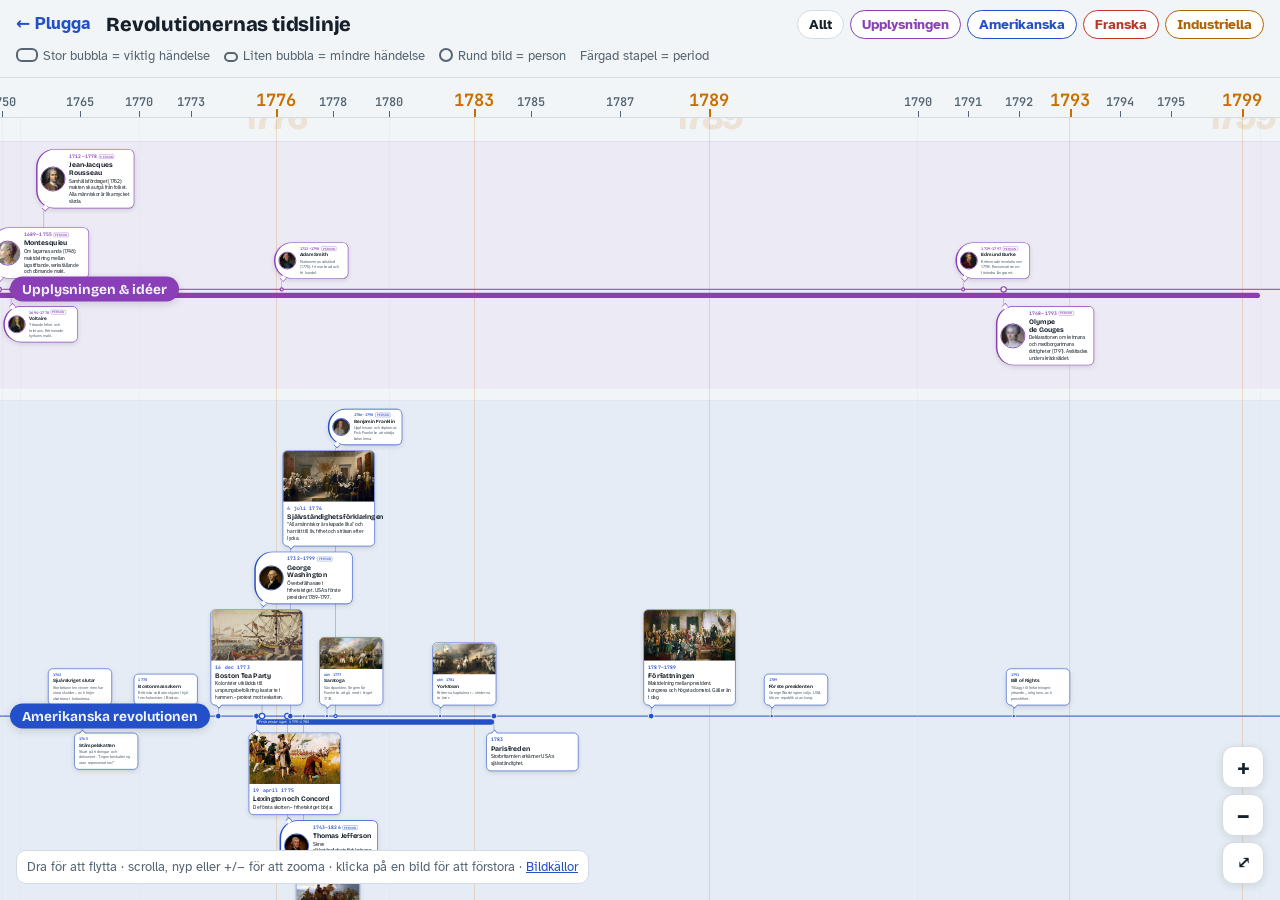
<file: docs/tidslinje.html>
<!doctype html>
<html lang="sv">
<head>
<meta charset="utf-8">
<meta name="viewport" content="width=device-width, initial-scale=1, viewport-fit=cover">
<title>Revolutionernas tidslinje</title>
<link rel="preconnect" href="https://fonts.googleapis.com">
<link rel="preconnect" href="https://fonts.gstatic.com" crossorigin>
<link rel="stylesheet" href="https://fonts.googleapis.com/css2?family=Bricolage+Grotesque:opsz,wght@12..96,500;12..96,700;12..96,800&family=Atkinson+Hyperlegible:ital,wght@0,400;0,700;1,400&family=JetBrains+Mono:wght@500;700&display=swap">
<link rel="icon" href="data:image/svg+xml,%3Csvg xmlns=%22http://www.w3.org/2000/svg%22 viewBox=%220 0 32 32%22%3E%3Crect x=%222%22 y=%228%22 width=%2218%22 height=%2218%22 rx=%225%22 fill=%22%232350c8%22/%3E%3Ccircle cx=%2224%22 cy=%2217%22 r=%225%22 fill=%22%23e8930c%22/%3E%3C/svg%3E">
<link rel="stylesheet" href="app.css">
<style>
:root{--c-ide:#8a3fb8;--c-am:#2350c8;--c-fr:#c03526;--c-ind:#b06200}
@media (prefers-color-scheme: dark){:root:not([data-theme="light"]){--c-ide:#d29bf5;--c-am:#7d9cff;--c-fr:#ff7a6a;--c-ind:#f3a93a}}
:root[data-theme="dark"]{--c-ide:#d29bf5;--c-am:#7d9cff;--c-fr:#ff7a6a;--c-ind:#f3a93a}
html,body{height:100%;overflow:hidden}
body{display:flex;flex-direction:column;overscroll-behavior:none}
.tl-head{display:flex;flex-wrap:wrap;gap:8px 16px;align-items:center;padding:10px 16px;border-bottom:1px solid var(--line);background:var(--paper);z-index:10}
.tl-head .back{font-weight:700;text-decoration:none;white-space:nowrap}
.tl-head h1{font-size:1.25rem;letter-spacing:-.01em;margin-right:auto}
.jump{display:flex;gap:6px;flex-wrap:wrap}
.jump button{font:inherit;font-size:.85rem;font-weight:700;border:1.5px solid var(--lc,var(--line));color:var(--lc,var(--ink));background:var(--card);border-radius:999px;padding:3px 11px;cursor:pointer}
.jump button:hover{background:var(--hover)}
.legend{display:flex;gap:14px;flex-wrap:wrap;font-size:.8rem;color:var(--muted);width:100%}
.legend i{display:inline-block;border:2px solid var(--muted);border-radius:6px;vertical-align:-2px;margin-right:5px}
#vp{position:relative;flex:1;overflow:hidden;touch-action:none;cursor:grab;user-select:none;-webkit-user-select:none;background:var(--paper)}
#vp.drag{cursor:grabbing}
#world{position:absolute;left:0;top:0;transform-origin:0 0}
/* tidsaxel och fält */
.stripe{position:absolute;left:0;background:color-mix(in srgb,var(--lc) 6%,transparent);border-top:1px solid color-mix(in srgb,var(--lc) 25%,transparent)}
.ax{position:absolute;left:0;height:4px;margin-top:-2px;background:var(--lc);border-radius:2px;opacity:.8}
.grid{position:absolute;top:0;width:1px;background:var(--line);opacity:.7}
.grid.key{width:2px;background:var(--flame);opacity:.35}
.bigyr{position:absolute;top:30px;transform:translateX(-50%);font:800 120px/1 var(--display);color:var(--flame);opacity:.13;letter-spacing:-.04em;pointer-events:none}
.band{position:absolute;height:18px;margin-top:-9px;border-radius:9px;background:var(--lc);color:var(--paper);font:700 11px/18px var(--mono);padding:0 9px;white-space:nowrap;overflow:hidden;text-overflow:ellipsis;z-index:2;letter-spacing:.03em}
.band.l1{opacity:.62}
.con{position:absolute;width:2px;margin-left:-1px;background:var(--lc);opacity:.5;z-index:1}
.dot{position:absolute;width:14px;height:14px;margin:-7px 0 0 -7px;border-radius:50%;background:var(--lc);border:3px solid var(--paper);z-index:3}
.dot.big{width:22px;height:22px;margin:-11px 0 0 -11px}
.dot.p{background:var(--paper);border:4px solid var(--lc)}
/* pratbubblor */
.bub{position:absolute;background:var(--card);border:2px solid var(--lc);border-radius:16px;box-shadow:0 6px 18px rgba(0,0,0,.12);z-index:2}
.bub::after{content:"";position:absolute;left:18px;width:14px;height:14px;background:var(--card);border:2px solid var(--lc);transform:rotate(45deg)}
.bub.up::after{bottom:-9px;border-top:0;border-left:0}
.bub.down::after{top:-9px;border-bottom:0;border-right:0}
.bub.big{width:310px}
.bub.small{width:215px}
.pic{display:block;width:100%;height:170px;object-fit:cover;border-radius:14px 14px 0 0;cursor:zoom-in;background:var(--hover)}
.small .pic{height:105px}
.bt{padding:10px 14px 12px}
.yr{display:block;font-family:var(--mono);font-weight:700;color:var(--lc);font-size:.75rem;letter-spacing:.03em}
.big .yr{font-size:1rem}
.bub h3{margin:2px 0 4px}
.big h3{font-size:1.45rem}
.small h3{font-size:1rem}
.big p{font-size:.98rem;line-height:1.45}
.small p{font-size:.82rem;line-height:1.4;color:var(--muted)}
.bub.person{display:flex;gap:12px;align-items:center;padding:10px 14px 10px 10px;border-radius:60px 18px 18px 60px;border-style:solid;border-width:2px 2px 2px 5px}
.bub.person .bt{padding:0}
.portrait{flex:none;width:84px;height:84px;border-radius:50%;object-fit:cover;object-position:50% 20%;border:3px solid var(--lc);cursor:zoom-in;background:var(--hover);display:grid;place-items:center;font:800 1.5rem var(--display);color:var(--lc)}
.small .portrait{width:60px;height:60px;font-size:1.1rem}
.bub.person.big{width:330px}
.bub.person.small{width:250px}
.tag{display:inline-block;font:700 .62rem var(--mono);letter-spacing:.08em;text-transform:uppercase;color:var(--lc);border:1px solid var(--lc);border-radius:4px;padding:0 4px;margin-left:6px;vertical-align:1px}
/* fast överlägg */
#axis{position:absolute;left:0;right:0;top:0;height:40px;background:color-mix(in srgb,var(--paper) 90%,transparent);backdrop-filter:blur(6px);-webkit-backdrop-filter:blur(6px);border-bottom:1px solid var(--line);z-index:6;pointer-events:none;overflow:hidden}
.tk{position:absolute;bottom:0;transform:translateX(-50%);font:600 12px/1 var(--mono);color:var(--muted);padding-bottom:9px;white-space:nowrap}
.tk::after{content:"";position:absolute;left:50%;bottom:0;width:1px;height:6px;background:var(--muted)}
.tk.key{font-size:17px;font-weight:700;color:var(--flame);padding-bottom:8px}
.tk.key::after{height:8px;width:2px;background:var(--flame)}
#lanes{position:absolute;inset:40px 0 0 0;z-index:5;pointer-events:none;overflow:hidden}
.ll{position:absolute;left:10px;transform:translateY(-50%);padding:4px 12px;border-radius:999px;background:var(--lc);color:var(--paper);font:700 .85rem var(--display);white-space:nowrap;box-shadow:0 2px 8px rgba(0,0,0,.15)}
.zoom{position:absolute;right:16px;bottom:16px;display:grid;gap:6px;z-index:7}
.zoom button,.credits-btn{width:42px;height:42px;border-radius:12px;border:1.5px solid var(--line);background:var(--card);color:var(--ink);font:700 1.3rem/1 var(--body);cursor:pointer;box-shadow:0 2px 8px rgba(0,0,0,.1)}
.zoom button:hover{background:var(--hover)}
.hint{position:absolute;left:16px;bottom:16px;z-index:7;font-size:.82rem;color:var(--muted);background:var(--card);border:1px solid var(--line);border-radius:10px;padding:6px 10px;max-width:calc(100% - 110px);transition:opacity .6s}
.hint button{font:inherit;color:var(--accent);background:none;border:0;padding:0;cursor:pointer;text-decoration:underline}
/* bildvisning */
.lb{position:fixed;inset:0;z-index:20;background:rgba(5,8,12,.85);display:grid;place-items:center;padding:16px;cursor:zoom-out}
.lb[hidden]{display:none}
.lb figure{margin:0;max-width:min(900px,100%);display:grid;gap:10px}
.lb img{max-width:100%;max-height:72vh;border-radius:10px;justify-self:center;box-shadow:0 10px 40px rgba(0,0,0,.5)}
.lb figcaption{color:#e5ecf2;font-size:.95rem;line-height:1.45}
.lb figcaption b{font-family:var(--display);font-size:1.15rem}
.lb small{display:block;color:#94a4b3;margin-top:4px}
.lb a{color:#9bb4ff}
.lb .list{background:var(--card);color:var(--ink);border-radius:14px;padding:18px 20px;max-width:640px;max-height:80vh;overflow:auto;cursor:auto}
.lb .list li{font-size:.85rem;margin:4px 0}
@media (max-width:640px){.tl-head h1{font-size:1.05rem}.legend{display:none}.bigyr{font-size:90px}}
</style>
</head>
<body>
<header class="tl-head">
  <a class="back" href="index.html#start">← Plugga</a>
  <h1>Revolutionernas tidslinje</h1>
  <div class="jump" id="jump"></div>
  <div class="legend"><span><i style="width:22px;height:14px"></i>Stor bubbla = viktig händelse</span><span><i style="width:14px;height:10px"></i>Liten bubbla = mindre händelse</span><span><i style="width:14px;height:14px;border-radius:50%"></i>Rund bild = person</span><span>Färgad stapel = period</span></div>
</header>
<div id="vp" tabindex="0" aria-label="Tidslinje. Dra för att panorera, scrolla eller nyp för att zooma.">
  <div id="world"></div>
  <div id="axis"></div>
  <div id="lanes"></div>
  <div class="zoom"><button type="button" id="zin" aria-label="Zooma in">+</button><button type="button" id="zout" aria-label="Zooma ut">−</button><button type="button" id="zfit" aria-label="Visa allt" style="font-size:1rem">⤢</button></div>
  <div class="hint" id="hint">Dra för att flytta · scrolla, nyp eller +/− för att zooma · klicka på en bild för att förstora · <button type="button" id="cred">Bildkällor</button></div>
</div>
<div class="lb" id="lb" hidden></div>
<script src="common.js"></script>
<script>
/* ---------- skala: år -> x. Tätare skala där mycket händer. */
const SEG = [[1680, 1760, 6], [1760, 1772, 40], [1772, 1785, 95], [1785, 1789, 150], [1789, 1790, 700], [1790, 1795, 170], [1795, 1820, 60], [1820, 1900, 16]];
const X0 = 120;
const X = y => { let x = X0; for (const [a, b, k] of SEG) { if (y <= a) break; x += (Math.min(y, b) - a) * k; } return x; };
const W = X(1900) + 160;
const KEY = [1776, 1789, 1793, 1799, 1815, 1783, 1848];

const LANES = [
  { id: 'ide', namn: 'Upplysningen & idéer', c: '--c-ide' },
  { id: 'am', namn: 'Amerikanska revolutionen', c: '--c-am' },
  { id: 'fr', namn: 'Franska revolutionen', c: '--c-fr' },
  { id: 'ind', namn: 'Industriella revolutionen', c: '--c-ind' },
];
const BANDS = [
  ['ide', 1685, 1800, 'Upplysningen', 0],
  ['am', 1756, 1763, 'Sjuårskriget', 0], ['am', 1775.3, 1783.7, 'Frihetskriget 1775–1783', 0],
  ['fr', 1789.35, 1799.86, 'Franska revolutionen 1789–1799', 0], ['fr', 1793.7, 1794.56, 'Skräckväldet', 1],
  ['fr', 1799.86, 1815.5, 'Napoleontiden 1799–1815', 0], ['fr', 1792.3, 1815.5, 'Revolutions- och Napoleonkrigen', 2],
  ['ind', 1700, 1850, 'Jordbruksrevolutionen', 1], ['ind', 1760, 1850, 'Industriella revolutionen i Storbritannien', 0],
  ['ind', 1850, 1900, 'Industrialiseringen i Sverige', 0],
];
/* l = fält, y = år (decimal), d = datumtext, t = rubrik, x = text, img = bild, big = viktig, p = person (liv) */
const ITEMS = [
  // idéer
  { l: 'ide', y: 1690, p: '1632–1704', t: 'John Locke', x: 'Samhällskontraktet: härskaren ska skydda folkets naturliga rättigheter – liv, frihet och egendom. Gör han inte det får folket avsätta honom.', img: 'p_locke', big: 1 },
  { l: 'ide', y: 1748, p: '1689–1755', t: 'Montesquieu', x: 'Om lagarnas anda (1748): maktdelning mellan lagstiftande, verkställande och dömande makt.', img: 'p_montesquieu', big: 1 },
  { l: 'ide', y: 1755, p: '1694–1778', t: 'Voltaire', x: 'Yttrandefrihet och tolerans. Kritiserade kyrkans makt.', img: 'p_voltaire' },
  { l: 'ide', y: 1762, p: '1712–1778', t: 'Jean-Jacques Rousseau', x: 'Samhällsfördraget (1762): makten ska utgå från folket. Alla människor är lika mycket värda.', img: 'p_rousseau', big: 1 },
  { l: 'ide', y: 1776.2, p: '1723–1790', t: 'Adam Smith', x: 'Nationernas välstånd (1776): fri marknad och fri handel.', img: 'p_smith' },
  { l: 'ide', y: 1790.9, p: '1729–1797', t: 'Edmund Burke', x: 'Kritiserade revolutionen 1790. Konservatismen: förändra långsamt.', img: 'p_burke' },
  { l: 'ide', y: 1791.7, p: '1748–1793', t: 'Olympe de Gouges', x: 'Deklarationen om kvinnans och medborgarinnans rättigheter (1791). Avrättades under skräckväldet.', img: 'p_gouges', big: 1 },
  { l: 'ide', y: 1820, d: '1800-talet', t: 'Ideologierna föds', x: 'Liberalism, konservatism och socialism växer fram. ”Höger” och ”vänster” kommer från platserna i nationalförsamlingen.' },
  { l: 'ide', y: 1830.6, d: '1830', t: 'Julirevolutionen', x: 'Ny revolution i Frankrike. Delacroix målar Friheten leder folket.', img: 'liberty' },
  { l: 'ide', y: 1848, d: '1848', t: 'Revolutionsåret', x: 'Revolutioner i stora delar av Europa – krav på demokrati och rättigheter.', big: 1 },
  { l: 'ide', y: 1848.3, p: '1818–1883', t: 'Karl Marx', x: 'Kommunistiska manifestet (1848, med Engels): klasslöst samhälle – socialismen.', img: 'p_marx' },
  // amerikanska
  { l: 'am', y: 1763, d: '1763', t: 'Sjuårskriget slutar', x: 'Storbritannien vinner men har stora skulder – och höjer skatterna i kolonierna.' },
  { l: 'am', y: 1765.2, d: '1765', t: 'Stämpelskatten', x: 'Skatt på tidningar och dokument. ”Ingen beskattning utan representation!”' },
  { l: 'am', y: 1770.2, d: '1770', t: 'Bostonmassakern', x: 'Brittiska soldater skjuter ihjäl fem kolonister i Boston.' },
  { l: 'am', y: 1773.96, d: '16 dec 1773', t: 'Boston Tea Party', x: 'Kolonister utklädda till ursprungsbefolkning kastar te i hamnen – protest mot teskatten.', img: 'teaparty', big: 1 },
  { l: 'am', y: 1775.3, d: '19 april 1775', t: 'Lexington och Concord', x: 'De första skotten – frihetskriget börjar.', img: 'lexington', big: 1 },
  { l: 'am', y: 1775.5, p: '1732–1799', t: 'George Washington', x: 'Överbefälhavare i frihetskriget. USA:s förste president 1789–1797.', img: 'p_washington', big: 1 },
  { l: 'am', y: 1776.4, p: '1743–1826', t: 'Thomas Jefferson', x: 'Skrev självständighetsförklaringen. President 1801–1809 – men ägde själv slavar.', img: 'p_jefferson', big: 1 },
  { l: 'am', y: 1776.51, d: '4 juli 1776', t: 'Självständighetsförklaringen', x: '”Alla människor är skapade lika” och har rätt till liv, frihet och strävan efter lycka.', img: 'declaration', big: 1 },
  { l: 'am', y: 1776.98, d: 'dec 1776', t: 'Över Delaware', x: 'Washington korsar floden på juldagsnatten och anfaller överraskande.', img: 'delaware' },
  { l: 'am', y: 1777.8, d: 'okt 1777', t: 'Saratoga', x: 'Vändpunkten. Segern får Frankrike att gå med i kriget 1778.', img: 'saratoga' },
  { l: 'am', y: 1778.1, p: '1706–1790', t: 'Benjamin Franklin', x: 'Uppfinnare och diplomat. Fick Frankrike att stödja kolonierna.', img: 'p_franklin' },
  { l: 'am', y: 1781.8, d: 'okt 1781', t: 'Yorktown', x: 'Britterna kapitulerar – striderna är över.', img: 'yorktown' },
  { l: 'am', y: 1783.7, d: '1783', t: 'Parisfreden', x: 'Storbritannien erkänner USA:s självständighet.', big: 1 },
  { l: 'am', y: 1787.7, d: '1787–1789', t: 'Författningen', x: 'Maktdelning mellan president, kongress och högsta domstol. Gäller än i dag.', img: 'constitution', big: 1 },
  { l: 'am', y: 1789.3, d: '1789', t: 'Förste presidenten', x: 'George Washington väljs. USA blir en republik utan kung.' },
  { l: 'am', y: 1791.9, d: '1791', t: 'Bill of Rights', x: 'Tillägg till författningen: yttrande-, religions- och pressfrihet.' },
  { l: 'am', y: 1865, d: '1865', t: 'Slaveriet avskaffas', x: 'Friheten gällde inte alla: slaveriet fanns kvar till 1865, kvinnor fick rösta först 1920.', big: 1 },
  // franska
  { l: 'fr', y: 1774.4, p: '1754–1793', t: 'Ludvig XVI', x: 'Enväldig kung från 1774. Avsattes 1792 och avrättades 1793.', img: 'p_louis', big: 1 },
  { l: 'fr', y: 1785, p: '1755–1793', t: 'Marie Antoinette', x: 'Drottning, symbol för hovets slöseri. Avrättad oktober 1793.', img: 'p_marie' },
  { l: 'fr', y: 1788.4, d: '1788', t: 'Kris', x: 'Staten nästan bankrutt efter krig – bl.a. stödet till USA. Missväxt och dyrt bröd.' },
  { l: 'fr', y: 1789.35, d: 'maj 1789', t: 'Generalständerna', x: 'Kungen kallar in de tre stånden för att få nya skatter. Tredje ståndet kräver en röst per ledamot.', img: 'estates', big: 1 },
  { l: 'fr', y: 1789.47, d: '20 juni 1789', t: 'Bollhuseden', x: 'Tredje ståndet bildar nationalförsamlingen och svär att få en författning.', img: 'tennis' },
  { l: 'fr', y: 1789.53, d: '14 juli 1789', t: 'Bastiljen stormas', x: 'Revolutionens startskott. Frankrikes nationaldag.', img: 'bastille', big: 1 },
  { l: 'fr', y: 1789.59, d: '4 aug 1789', t: 'Privilegierna avskaffas', x: 'Adel och präster förlorar sina privilegier – alla ska betala skatt.' },
  { l: 'fr', y: 1789.65, d: '26 aug 1789', t: 'Mänskliga rättigheter', x: 'Deklarationen: alla föds fria och lika i rättigheter. Frihet, jämlikhet, broderskap.', img: 'rights', big: 1 },
  { l: 'fr', y: 1789.76, d: '5 okt 1789', t: 'Kvinnotåget till Versailles', x: 'Tusentals kvinnor kräver bröd. Kungafamiljen tvingas flytta till Paris.', img: 'versailles' },
  { l: 'fr', y: 1791.47, d: 'juni 1791', t: 'Flykten till Varennes', x: 'Kungafamiljen försöker fly men grips.' },
  { l: 'fr', y: 1792.3, d: 'april 1792', t: 'Krig mot Österrike', x: 'Revolutionskrigen börjar.' },
  { l: 'fr', y: 1792.72, d: 'sept 1792', t: 'Republik', x: 'Kungen avsätts. Frankrike blir republik.', big: 1 },
  { l: 'fr', y: 1793.06, d: '21 jan 1793', t: 'Kungen avrättas', x: 'Ludvig XVI halshuggs med giljotinen.', img: 'execution', big: 1 },
  { l: 'fr', y: 1793.53, d: 'juli 1793', t: 'Marat mördas', x: 'Charlotte Corday dödar den radikale ledaren Marat – han blir martyr.', img: 'marat' },
  { l: 'fr', y: 1793.9, p: '1758–1794', t: 'Robespierre', x: 'Jakobinernas ledare under skräckväldet. Avrättades själv 1794.', img: 'p_robespierre', big: 1 },
  { l: 'fr', y: 1794.0, d: '1793–1794', t: 'Skräckväldet', x: 'Alla som misstänks vara revolutionens fiender kan avrättas – ca 40 000 döda.', big: 1 },
  { l: 'fr', y: 1794.57, d: 'juli 1794', t: 'Robespierre avrättas', x: 'Skräckväldet tar slut.' },
  { l: 'fr', y: 1799.86, d: '9–10 nov 1799', t: 'Brumairekuppen', x: 'Napoleon tar makten – revolutionen är slut.', big: 1 },
  { l: 'fr', y: 1800.6, p: '1769–1821', t: 'Napoleon Bonaparte', x: 'General, förste konsul 1799, kejsare 1804. Spred revolutionens lagar – men styrde som diktator.', img: 'p_napoleon', big: 1 },
  { l: 'fr', y: 1804.2, d: '1804', t: 'Code Napoléon', x: 'Ny lagbok: samma lagar för alla män. Sprids över Europa.' },
  { l: 'fr', y: 1804.92, d: '2 dec 1804', t: 'Napoleon kejsare', x: 'Kröns i Notre-Dame – sätter själv kronan på huvudet.', img: 'coronation', big: 1 },
  { l: 'fr', y: 1812.5, d: '1812', t: 'Fälttåget mot Ryssland', x: 'Den stora armén går under i den ryska vintern.' },
  { l: 'fr', y: 1814.9, d: '1814–1815', t: 'Wienkongressen', x: 'Segrarna ritar om Europas karta och återinsätter kungar. Maktbalans mellan stormakterna.', img: 'vienna', big: 1 },
  { l: 'fr', y: 1815.46, d: 'juni 1815', t: 'Waterloo', x: 'Napoleons slutliga nederlag. Förvisas till Sankt Helena.', img: 'waterloo' },
  // industriella
  { l: 'ind', y: 1712, d: '1712', t: 'Newcomens ångmaskin', x: 'Första användbara ångmaskinen – pumpar vatten ur gruvor.' },
  { l: 'ind', y: 1764, d: '1764', t: 'Spinning Jenny', x: 'Spinnmaskin – textilindustrin blir först med maskiner.', img: 'jenny' },
  { l: 'ind', y: 1769, d: '1769–1776', t: 'Watts ångmaskin', x: 'Effektiv ångmaskin som kan driva fabriker, tåg och fartyg. Industrialiseringens viktigaste uppfinning.', img: 'watt', big: 1 },
  { l: 'ind', y: 1772, p: '1736–1819', t: 'James Watt', x: 'Skotsk uppfinnare som förbättrade ångmaskinen.', img: 'p_watt' },
  { l: 'ind', y: 1785, d: '1785', t: 'Mekaniska vävstolen', x: 'Vävning med maskinkraft – tyg blir billigt.', img: 'loom' },
  { l: 'ind', y: 1800, d: '1800-talet', t: 'Urbanisering', x: 'Folk flyttar till fabriksstäderna: slum, barnarbete och 12–16 timmars arbetsdagar.', big: 1 },
  { l: 'ind', y: 1825.75, d: '1825 / 1830', t: 'Järnvägen', x: 'Stockton–Darlington 1825, Liverpool–Manchester 1830 med loket Rocket. Snabba och billiga transporter.', img: 'rocket', big: 1 },
  { l: 'ind', y: 1829, p: '1781–1848', t: 'George Stephenson', x: '”Järnvägens fader”, byggde loket Rocket.', img: 'p_stephenson' },
  { l: 'ind', y: 1833, d: '1833', t: 'Fabrikslagen', x: 'Storbritannien förbjuder fabriksarbete för barn under 9 år.' },
  { l: 'ind', y: 1856, d: '1856', t: 'Järnväg i Sverige', x: 'De första stambanorna – industrialiseringen tar fart.' },
  { l: 'ind', y: 1867.5, d: '1867–1869', t: 'Nödåren och emigrationen', x: 'Missväxt och svält. Ca 1,3 miljoner svenskar utvandrar till USA.', img: 'emigration', big: 1 },
  { l: 'ind', y: 1872, d: '1870-talet', t: 'Sverige industrialiseras', x: 'Sågverk, järnbruk och verkstäder. Arbetarklassen växer – fackföreningar och arbetarrörelse.' },
];

const vp = $('#vp'), world = $('#world'), axis = $('#axis'), lanesEl = $('#lanes'), lb = $('#lb');
let CR = {}, LAY = [], H = 0;
const T = { x: 0, y: 0, s: .4 };

function initials(n) { return n.split(' ').map(w => w[0]).join('').slice(0, 2); }
function bubble(it, lane) {
  const el = document.createElement('div'), img = CR[it.img] ? `img/tl/${it.img}.jpg` : null;
  el.className = `bub ${it.big ? 'big' : 'small'}${it.p ? ' person' : ''}`;
  el.style.setProperty('--lc', `var(${lane.c})`);
  el.dataset.i = ITEMS.indexOf(it);
  el.innerHTML = it.p
    ? `${img ? `<img class="portrait" src="${img}" alt="${esc(it.t)}" draggable="false">` : `<span class="portrait">${initials(it.t)}</span>`}
       <div class="bt"><span class="yr">${it.p}<span class="tag">person</span></span><h3>${esc(it.t)}</h3><p>${esc(it.x)}</p></div>`
    : `${img ? `<img class="pic" src="${img}" alt="${esc(it.t)}" draggable="false">` : ''}
       <div class="bt"><span class="yr">${esc(it.d)}</span><h3>${esc(it.t)}</h3><p>${esc(it.x)}</p></div>`;
  world.appendChild(el);
  return el;
}
function put(cls, css, lane) {
  const d = document.createElement('div'); d.className = cls; Object.assign(d.style, css);
  if (lane) d.style.setProperty('--lc', `var(${lane.c})`);
  world.appendChild(d); return d;
}

function layout() {
  world.innerHTML = ''; LAY = [];
  let top = 170;
  const GAP = 18;
  for (const lane of LANES) {
    const its = ITEMS.filter(i => i.l === lane.id).sort((a, b) => a.y - b.y);
    const bands = BANDS.filter(b => b[0] === lane.id);
    const bandDepth = (Math.max(0, ...bands.map(b => b[4])) + 1) * 22;
    const rows = [], above = [], below = [];
    for (const it of its) {
      it.el = bubble(it, lane);
      it.w = it.el.offsetWidth; it.h = it.el.offsetHeight;
      it.left = X(it.y) - 26;
      let k = 0; while (rows[k] !== undefined && rows[k] + 16 > it.left) k++;
      rows[k] = it.left + it.w; it.k = k;
      const arr = k % 2 ? below : above, lv = k >> 1; arr[lv] = Math.max(arr[lv] || 0, it.h);
    }
    const sum = (arr, n) => arr.slice(0, n).reduce((s, h) => s + h + GAP, 0);
    const gapA = 36, gapB = 34 + bandDepth;
    const laneTop = top, laneY = top + sum(above, above.length) + gapA + 10;
    for (const it of its) {
      const lv = it.k >> 1, x = X(it.y);
      let y0, y1;
      if (it.k % 2 === 0) { const bottom = laneY - gapA - sum(above, lv); it.el.style.top = (bottom - it.h) + 'px'; it.el.classList.add('up'); y0 = bottom + 8; y1 = laneY; }
      else { const t = laneY + gapB + sum(below, lv); it.el.style.top = t + 'px'; it.el.classList.add('down'); y0 = laneY; y1 = t - 8; }
      it.el.style.left = it.left + 'px';
      put('con', { left: x + 'px', top: y0 + 'px', height: (y1 - y0) + 'px' }, lane);
      put('dot' + (it.big ? ' big' : '') + (it.p ? ' p' : ''), { left: x + 'px', top: laneY + 'px' }, lane);
    }
    const laneBottom = laneY + gapB + sum(below, below.length) + 30;
    put('stripe', { top: laneTop + 'px', height: (laneBottom - laneTop) + 'px', width: W + 'px' }, lane).style.zIndex = 0;
    put('ax', { top: laneY + 'px', width: W + 'px' }, lane);
    for (const [, a, b, t, lv] of bands) {
      const d = put('band' + (lv ? ' l1' : ''), { left: X(a) + 'px', width: (X(b) - X(a)) + 'px', top: (laneY + 20 + lv * 22) + 'px' }, lane);
      d.textContent = t; d.title = t;
    }
    LAY.push({ lane, top: laneTop, y: laneY, bottom: laneBottom });
    top = laneBottom + 40;
  }
  H = top + 40;
  for (let yr = 1690; yr <= 1900; yr += 10) put('grid', { left: X(yr) + 'px', height: H + 'px' }).style.zIndex = 0;
  for (const yr of KEY) {
    put('grid key', { left: X(yr) + 'px', height: H + 'px' }).style.zIndex = 0;
    if (yr !== 1793 && yr !== 1783) put('bigyr', { left: X(yr) + 'px' }).textContent = yr;
  }
  world.style.width = W + 'px'; world.style.height = H + 'px';
}

/* ---------- vy */
const clamp = (v, a, b) => Math.max(a, Math.min(b, v));
let raf = 0;
function apply() {
  world.style.transform = `translate(${T.x}px,${T.y}px) scale(${T.s})`;
  if (!raf) raf = requestAnimationFrame(() => { raf = 0; drawAxis(); drawLanes(); });
}
const CAND = (() => {
  const c = [...KEY]; const add = f => { for (let y = 1680; y <= 1900; y++) if (f(y) && !c.includes(y)) c.push(y); };
  add(y => y % 50 === 0); add(y => y % 10 === 0); add(y => y % 5 === 0); add(() => true); return c;
})();
function drawAxis() {
  const vw = vp.clientWidth, taken = [], out = [];
  for (const yr of CAND) {
    const sx = T.x + X(yr) * T.s; if (sx < -30 || sx > vw + 30) continue;
    const key = KEY.includes(yr), room = key ? 64 : 50;
    if (taken.some(p => Math.abs(p - sx) < room)) continue;
    taken.push(sx); out.push(`<span class="tk${key ? ' key' : ''}" style="left:${sx.toFixed(1)}px">${yr}</span>`);
  }
  axis.innerHTML = out.join('');
}
function drawLanes() {
  const vh = lanesEl.clientHeight, oy = 40;
  lanesEl.innerHTML = LAY.map(L => {
    const y = T.y + L.y * T.s - oy, t = T.y + L.top * T.s - oy + 16, b = T.y + L.bottom * T.s - oy - 16;
    const lo = Math.max(t, 16), hi = Math.min(b, vh - 16); if (hi < lo) return '';
    return `<span class="ll" style="--lc:var(${L.lane.c});top:${clamp(y, lo, hi)}px">${L.lane.namn}</span>`;
  }).join('');
}
function zoomAt(px, py, f) {
  const ns = clamp(T.s * f, .08, 2.6); f = ns / T.s;
  T.x = px - (px - T.x) * f; T.y = py - (py - T.y) * f; T.s = ns; apply();
}
function animateTo(nx, ny, ns) {
  const a = { ...T }, t0 = performance.now(), D = 450;
  const step = now => {
    const p = Math.min(1, (now - t0) / D), e = 1 - Math.pow(1 - p, 3);
    T.x = a.x + (nx - a.x) * e; T.y = a.y + (ny - a.y) * e; T.s = a.s + (ns - a.s) * e; apply();
    if (p < 1) requestAnimationFrame(step);
  };
  requestAnimationFrame(step);
}
function viewRange(y0, y1, laneId) {
  const vw = vp.clientWidth, vh = vp.clientHeight;
  const s = clamp((vw - 40) / (X(y1) - X(y0)), .08, 2.6);
  const L = laneId && LAY.find(l => l.lane.id === laneId);
  const ny = L ? 48 - L.top * s + Math.max(0, (vh - 48 - (L.bottom - L.top) * s) / 2) : 48 - 120 * s;
  animateTo(20 - X(y0) * s, ny, s);
}
function fitAll() {
  const vw = vp.clientWidth, vh = vp.clientHeight - 40, s = Math.min(vw / W, vh / H);
  animateTo((vw - W * s) / 2, 40 + (vh - H * s) / 2, s);
}

/* ---------- panorera och zooma */
const pts = new Map(); let moved = 0, pinch = null, lastTap = 0;
const rel = e => { const r = vp.getBoundingClientRect(); return { x: e.clientX - r.left, y: e.clientY - r.top }; };
vp.addEventListener('pointerdown', e => {
  if (e.target.closest('button,a')) return;
  vp.setPointerCapture(e.pointerId); pts.set(e.pointerId, rel(e)); vp.classList.add('drag');
  if (pts.size === 1) moved = 0;
  if (pts.size === 2) { const [a, b] = [...pts.values()]; pinch = { d: Math.hypot(a.x - b.x, a.y - b.y), m: { x: (a.x + b.x) / 2, y: (a.y + b.y) / 2 } }; moved = 99; }
});
vp.addEventListener('pointermove', e => {
  if (!pts.has(e.pointerId)) return;
  const p = rel(e), q = pts.get(e.pointerId); pts.set(e.pointerId, p);
  if (pts.size === 1) { T.x += p.x - q.x; T.y += p.y - q.y; moved += Math.abs(p.x - q.x) + Math.abs(p.y - q.y); apply(); }
  else if (pinch && pts.size === 2) {
    const [a, b] = [...pts.values()], d = Math.hypot(a.x - b.x, a.y - b.y), m = { x: (a.x + b.x) / 2, y: (a.y + b.y) / 2 };
    T.x += m.x - pinch.m.x; T.y += m.y - pinch.m.y; zoomAt(m.x, m.y, d / pinch.d); pinch = { d, m };
  }
});
const up = e => {
  if (!pts.has(e.pointerId)) return;
  pts.delete(e.pointerId); if (pts.size < 2) pinch = null; if (!pts.size) vp.classList.remove('drag');
  if (moved < 6 && !pts.size && e.type === 'pointerup') tap(e);
};
vp.addEventListener('pointerup', up); vp.addEventListener('pointercancel', up);
function tap(e) {
  const el = document.elementFromPoint(e.clientX, e.clientY), img = el && el.closest('.pic,.portrait');
  if (img && img.tagName === 'IMG') { openImg(ITEMS[+img.closest('.bub').dataset.i]); return; }
  const now = performance.now(), p = rel(e);
  if (now - lastTap < 320) { zoomAt(p.x, p.y, 1.8); lastTap = 0; } else lastTap = now;
}
vp.addEventListener('wheel', e => {
  e.preventDefault();
  const p = rel(e), mouse = e.deltaMode === 1 || (e.deltaX === 0 && Math.abs(e.deltaY) >= 50 && Number.isInteger(e.deltaY));
  if (e.ctrlKey || e.metaKey || mouse) zoomAt(p.x, p.y, Math.exp(-e.deltaY * (e.ctrlKey ? .012 : .0018)));
  else { T.x -= e.deltaX; T.y -= e.deltaY; apply(); }
}, { passive: false });
const center = () => ({ x: vp.clientWidth / 2, y: vp.clientHeight / 2 });
$('#zin').onclick = () => { const c = center(); zoomAt(c.x, c.y, 1.4); };
$('#zout').onclick = () => { const c = center(); zoomAt(c.x, c.y, 1 / 1.4); };
$('#zfit').onclick = fitAll;
document.addEventListener('keydown', e => {
  if (!lb.hidden) { if (e.key === 'Escape') lb.hidden = true; return; }
  const c = center(), k = e.key;
  if (k === '+' || k === '=') zoomAt(c.x, c.y, 1.3); else if (k === '-') zoomAt(c.x, c.y, 1 / 1.3); else if (k === '0') fitAll();
  else if (k.startsWith('Arrow')) { const d = 120; T.x += k === 'ArrowLeft' ? d : k === 'ArrowRight' ? -d : 0; T.y += k === 'ArrowUp' ? d : k === 'ArrowDown' ? -d : 0; apply(); }
  else return;
  e.preventDefault();
});
window.addEventListener('resize', apply);

/* ---------- bildvisning och bildkällor */
const credit = key => { const c = CR[key]; return c ? `Bild: ${esc(c.upphov || 'okänd')} · ${esc(c.licens)} · <a href="${esc(c.url)}" target="_blank" rel="noopener">Wikimedia Commons</a>` : ''; };
function openImg(it) {
  lb.innerHTML = `<figure><img src="img/tl/${it.img}.jpg" alt="${esc(it.t)}"><figcaption><b>${esc(it.t)}</b> · ${esc(it.d || it.p)}<br>${esc(it.x)}<small>${credit(it.img)}</small></figcaption></figure>`;
  lb.hidden = false;
}
lb.addEventListener('click', e => { if (!e.target.closest('a,.list')) lb.hidden = true; });
$('#cred').onclick = () => {
  const used = ITEMS.filter(i => CR[i.img]);
  lb.innerHTML = `<div class="list"><h3>Bildkällor</h3><p class="muted small">Alla bilder kommer från Wikimedia Commons.</p><ul>${used.map(i => `<li><b>${esc(i.t)}</b>: ${credit(i.img)}</li>`).join('')}</ul><button class="btn sm" type="button" onclick="lb.hidden=true">Stäng</button></div>`;
  lb.hidden = false;
};

/* ---------- start */
const JUMP = [['Allt', null], ['Upplysningen', [1680, 1800, 'ide'], '--c-ide'], ['Amerikanska', [1760, 1792, 'am'], '--c-am'], ['Franska', [1787, 1816, 'fr'], '--c-fr'], ['Industriella', [1700, 1900, 'ind'], '--c-ind']];
$('#jump').innerHTML = JUMP.map(([n, , c], i) => `<button type="button" data-j="${i}"${c ? ` style="--lc:var(${c})"` : ''}>${n}</button>`).join('');
$('#jump').onclick = e => { const b = e.target.closest('[data-j]'); if (!b) return; const r = JUMP[+b.dataset.j][1]; r ? viewRange(...r) : fitAll(); };

(async () => {
  try { const r = await fetch('img/tl/credits.json', { cache: 'no-cache' }); if (r.ok) CR = await r.json(); } catch (e) { }
  if (document.fonts && document.fonts.ready) await document.fonts.ready;
  layout();
  const vw = vp.clientWidth, s = clamp((vw - 40) / (X(1800) - X(1760)), .12, 1);
  T.s = s; T.x = 20 - X(1760) * s; T.y = 48 - 120 * s; apply();
  setTimeout(() => $('#hint').style.opacity = .75, 6000);
})();
</script>
</body>
</html>
</file>
<file: docs/app.css>
/* Plugga – gemensam stil för flashcards och admin (samma formspråk som Kolets kemi) */
:root{
  --paper:#f2f5f7; --card:#ffffff; --ink:#16202a; --muted:#566573; --line:#d3dce3; --hover:#e8eef2;
  --accent:#2350c8; --accent-soft:#e2e9fb; --flame:#c96f00; --flame-soft:#fcefd6;
  --ok:#1b7f47; --ok-soft:#dcf1e4; --bad:#c03526; --bad-soft:#f8e0dc; --warn:#9a6a00; --warn-soft:#fbf0cc;
  --lv-e:#566573; --lv-e-soft:#e6ebef; --lv-c:#2350c8; --lv-c-soft:#e2e9fb; --lv-a:#8a3fb8; --lv-a-soft:#f1e4f8;
  --display:"Bricolage Grotesque","Avenir Next","Segoe UI",system-ui,sans-serif;
  --body:"Atkinson Hyperlegible","Segoe UI",system-ui,sans-serif;
  --mono:"JetBrains Mono",ui-monospace,"SF Mono",Menlo,monospace;
}
@media (prefers-color-scheme: dark){ :root:not([data-theme="light"]){
  --paper:#0e141a; --card:#16202a; --ink:#e5ecf2; --muted:#94a4b3; --line:#2a3743; --hover:#1d2934;
  --accent:#7d9cff; --accent-soft:#1d2a4d; --flame:#f3a93a; --flame-soft:#3a2a10;
  --ok:#4cc483; --ok-soft:#163626; --bad:#ff7a6a; --bad-soft:#3d1c18; --warn:#f2c84b; --warn-soft:#3a3010;
  --lv-e:#a9b6c2; --lv-e-soft:#24303b; --lv-c:#7d9cff; --lv-c-soft:#1d2a4d; --lv-a:#d29bf5; --lv-a-soft:#33213f;
  color-scheme:dark;
}}
:root[data-theme="dark"]{
  --paper:#0e141a; --card:#16202a; --ink:#e5ecf2; --muted:#94a4b3; --line:#2a3743; --hover:#1d2934;
  --accent:#7d9cff; --accent-soft:#1d2a4d; --flame:#f3a93a; --flame-soft:#3a2a10;
  --ok:#4cc483; --ok-soft:#163626; --bad:#ff7a6a; --bad-soft:#3d1c18; --warn:#f2c84b; --warn-soft:#3a3010;
  --lv-e:#a9b6c2; --lv-e-soft:#24303b; --lv-c:#7d9cff; --lv-c-soft:#1d2a4d; --lv-a:#d29bf5; --lv-a-soft:#33213f;
  color-scheme:dark;
}
*{box-sizing:border-box}
html{-webkit-text-size-adjust:100%}
body{margin:0;background:var(--paper);color:var(--ink);font-family:var(--body);font-size:17px;line-height:1.55}
h1,h2,h3,h4{font-family:var(--display);text-wrap:balance;line-height:1.15;margin:0}
h1{font-size:clamp(2rem,5.5vw,3rem);font-weight:800;letter-spacing:-.02em}
h2{font-size:1.5rem;font-weight:700}
h3{font-size:1.12rem;font-weight:700}
h4{font-size:1rem;font-weight:700}
p{margin:0}
sub,sup{font-size:.72em;line-height:0}
a{color:var(--accent)}
.eyebrow{font-family:var(--mono);font-size:.74rem;letter-spacing:.08em;text-transform:uppercase;color:var(--muted)}
.muted{color:var(--muted)}
.small{font-size:.88rem}
[hidden]{display:none!important}
button,input,select,textarea{font:inherit;color:inherit}
button{cursor:pointer}
:focus-visible{outline:3px solid var(--accent);outline-offset:2px}
.wrap{max-width:1000px;margin:0 auto;padding:0 16px 64px}

/* header */
header.top{position:sticky;top:0;z-index:20;background:var(--paper);border-bottom:1px solid var(--line)}
.top-in{display:flex;align-items:center;gap:10px 18px;flex-wrap:wrap;padding:12px 16px;max-width:1000px;margin:0 auto}
.top-in.wide{max-width:none}
.brand{font-family:var(--display);font-weight:800;font-size:1.2rem;display:flex;align-items:center;gap:8px;text-decoration:none;color:var(--ink)}
.brand .dot{width:14px;height:14px;border-radius:4px;background:var(--accent);box-shadow:9px 0 0 -3px var(--flame)}
nav.tabs{display:flex;gap:4px;flex-wrap:wrap;margin-left:auto}
nav.tabs a,nav.tabs button{padding:7px 12px;border-radius:999px;text-decoration:none;color:var(--muted);font-weight:700;font-size:.95rem;border:0;background:none}
nav.tabs a:hover,nav.tabs button:hover{color:var(--ink);background:var(--card)}
nav.tabs [aria-current="page"]{background:var(--ink);color:var(--paper)}
nav.tabs [aria-current="page"]:hover{background:var(--ink);color:var(--paper)}

/* kontroller */
.btn{display:inline-flex;align-items:center;justify-content:center;gap:8px;border:1.5px solid var(--ink);background:transparent;border-radius:999px;padding:8px 16px;font-weight:700;text-decoration:none;color:var(--ink);white-space:nowrap}
.btn:hover{background:var(--card)}
.btn.primary{background:var(--accent);border-color:var(--accent);color:#fff}
.btn.primary:hover{filter:brightness(1.08)}
.btn.danger{border-color:var(--bad);color:var(--bad)}
.btn.danger.solid{background:var(--bad);color:#fff}
.btn.ghost{border-color:transparent}
.btn.ghost:hover{border-color:var(--line)}
.btn.sm{padding:5px 11px;font-size:.88rem}
.btn:disabled{opacity:.45;cursor:not-allowed}
.row{display:flex;gap:10px;flex-wrap:wrap;align-items:center}
.chips{display:flex;gap:6px;flex-wrap:wrap}
.chip{border:1.5px solid var(--line);background:var(--card);border-radius:999px;padding:5px 12px;font-size:.88rem;font-weight:700;color:var(--muted)}
.chip:hover{border-color:var(--muted)}
.chip[aria-pressed="true"]{border-color:var(--ink);background:var(--ink);color:var(--paper)}
.chip .n{font-family:var(--mono);font-weight:500;font-size:.78rem;opacity:.75;margin-left:4px}
.field{display:grid;gap:6px;min-width:0}
.field>label,.field>.lbl{font-family:var(--mono);font-size:.74rem;letter-spacing:.08em;text-transform:uppercase;color:var(--muted)}
input[type=text],input[type=search],input:not([type]),select,textarea{padding:9px 12px;border-radius:10px;border:1.5px solid var(--line);background:var(--card);color:var(--ink);min-width:0;width:100%}
textarea{resize:vertical;min-height:84px;line-height:1.45}
select{width:auto;max-width:100%}
input:focus,select:focus,textarea:focus{border-color:var(--accent);outline:none}
.sel{display:inline-flex;align-items:center;gap:8px}
.sel>span{font-family:var(--mono);font-size:.72rem;letter-spacing:.08em;text-transform:uppercase;color:var(--muted)}
.sel select{font-weight:700;padding:7px 10px}

/* nivåmärken E / C / A */
.lv{display:inline-grid;place-items:center;min-width:26px;height:22px;padding:0 6px;border-radius:6px;font-family:var(--mono);font-weight:700;font-size:.8rem;line-height:1}
.lv-E{background:var(--lv-e-soft);color:var(--lv-e)}
.lv-C{background:var(--lv-c-soft);color:var(--lv-c)}
.lv-A{background:var(--lv-a-soft);color:var(--lv-a)}
.lvchip[aria-pressed="true"].lvE{background:var(--lv-e);border-color:var(--lv-e);color:var(--card)}
.lvchip[aria-pressed="true"].lvC{background:var(--lv-c);border-color:var(--lv-c);color:var(--card)}
.lvchip[aria-pressed="true"].lvA{background:var(--lv-a);border-color:var(--lv-a);color:var(--card)}
.seg{display:inline-flex;border:1.5px solid var(--line);border-radius:12px;overflow:hidden;background:var(--card)}
.seg button{border:0;background:none;padding:8px 16px;font-weight:700;color:var(--muted);display:grid;gap:0;text-align:center;line-height:1.2}
.seg button+button{border-left:1.5px solid var(--line)}
.seg button small{font-weight:400;font-size:.72rem}
.seg button[aria-pressed="true"].E{background:var(--lv-e);color:var(--card)}
.seg button[aria-pressed="true"].C{background:var(--lv-c);color:var(--card)}
.seg button[aria-pressed="true"].A{background:var(--lv-a);color:var(--card)}

/* staplar */
.stack{display:flex;height:8px;border-radius:99px;background:var(--line);overflow:hidden}
.stack i{display:block;height:100%}
.tally{display:flex;gap:12px;flex-wrap:wrap;font-size:.85rem;color:var(--muted)}
.tally i{display:inline-block;width:9px;height:9px;border-radius:50%;margin-right:5px}

/* kort-text */
.rich strong,.rich b{color:var(--accent)}
.rich .nb{display:block;margin-top:10px;font-size:.85rem;color:var(--muted);border-left:3px solid var(--flame);padding-left:10px}
.rich ul,.rich ol{margin:6px 0;padding-left:1.3em}

/* toast */
#toast{position:fixed;left:50%;bottom:24px;transform:translate(-50%,20px);background:var(--ink);color:var(--paper);padding:11px 18px;border-radius:12px;font-weight:700;opacity:0;pointer-events:none;transition:opacity .2s,transform .2s;z-index:100;max-width:calc(100vw - 32px)}
#toast.show{opacity:1;transform:translate(-50%,0)}
#toast.err{background:var(--bad);color:#fff}

.empty{border:1.5px dashed var(--line);border-radius:14px;padding:28px;text-align:center;color:var(--muted)}
</file>
